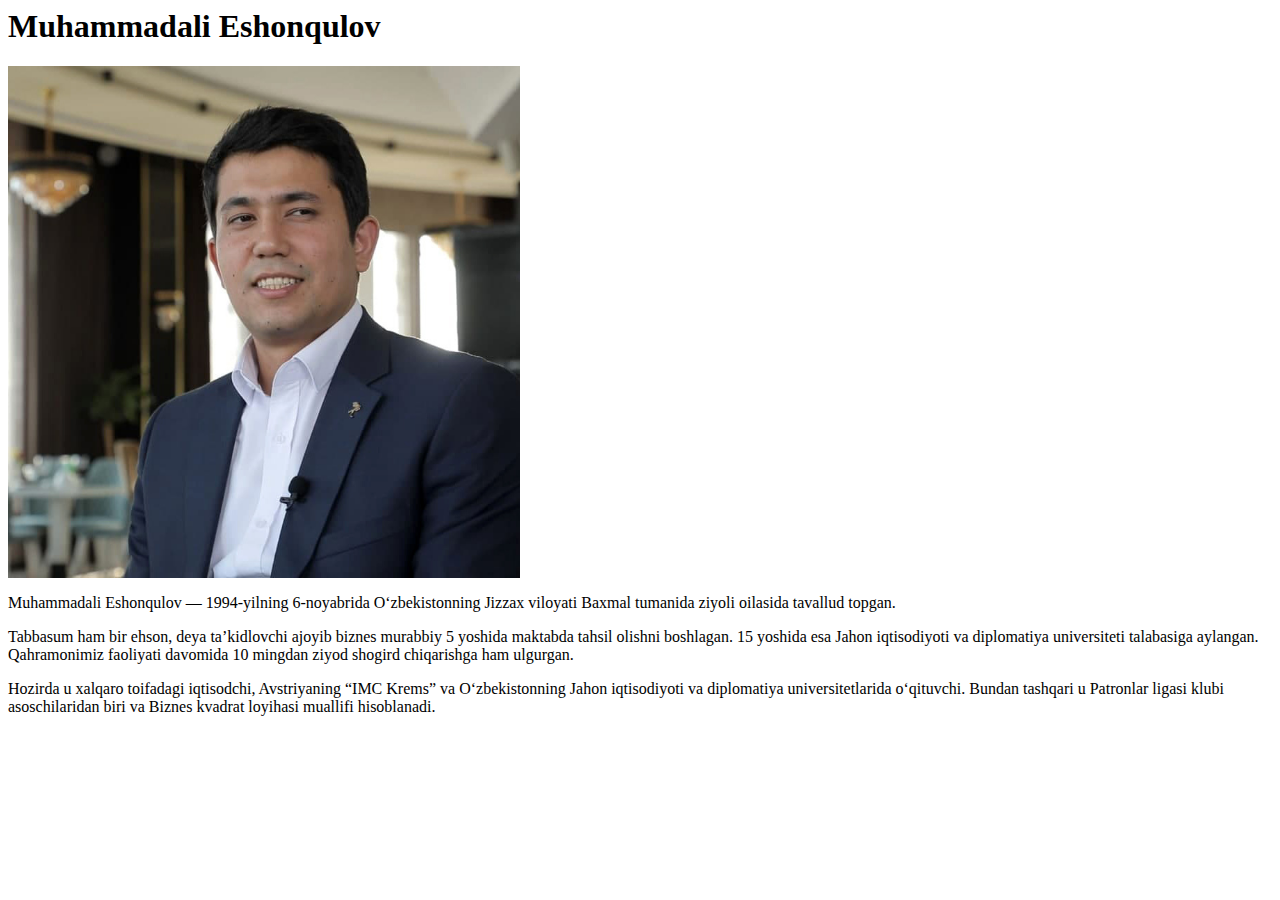
<file: index.html>
</DOCTYPE html>
<html lang="en">
    <head>
        <meta charset="UTF-8">
        <meta http-equiv="X-UA-Comatible" content="IE=edge">
        <title>Biografiya</title>
    </head>
    <body>
        <h1>Muhammadali Eshonqulov</h1>
        <img src="./Images/736_736_95_1761922.jpg" alt="Muhammadali Eshonqulov" width="512" height="512">

        <p>Muhammadali Eshonqulov  — 1994-yilning 6-noyabrida Oʻzbekistonning Jizzax viloyati Baxmal tumanida ziyoli oilasida tavallud topgan.</p>
        <p>Tabbasum ham bir ehson, deya taʼkidlovchi ajoyib biznes murabbiy 5 yoshida maktabda tahsil olishni boshlagan. 15 yoshida esa Jahon iqtisodiyoti va diplomatiya universiteti talabasiga aylangan. Qahramonimiz faoliyati davomida 10 mingdan ziyod shogird chiqarishga ham ulgurgan.</p>   
        <p>Hozirda u xalqaro toifadagi iqtisodchi, Avstriyaning “IMC Krems” va Oʻzbekistonning Jahon iqtisodiyoti va diplomatiya universitetlarida oʻqituvchi. Bundan tashqari u Patronlar ligasi klubi asoschilaridan biri va Biznes kvadrat loyihasi muallifi hisoblanadi.</p>  
    </body>
</html>
</file>
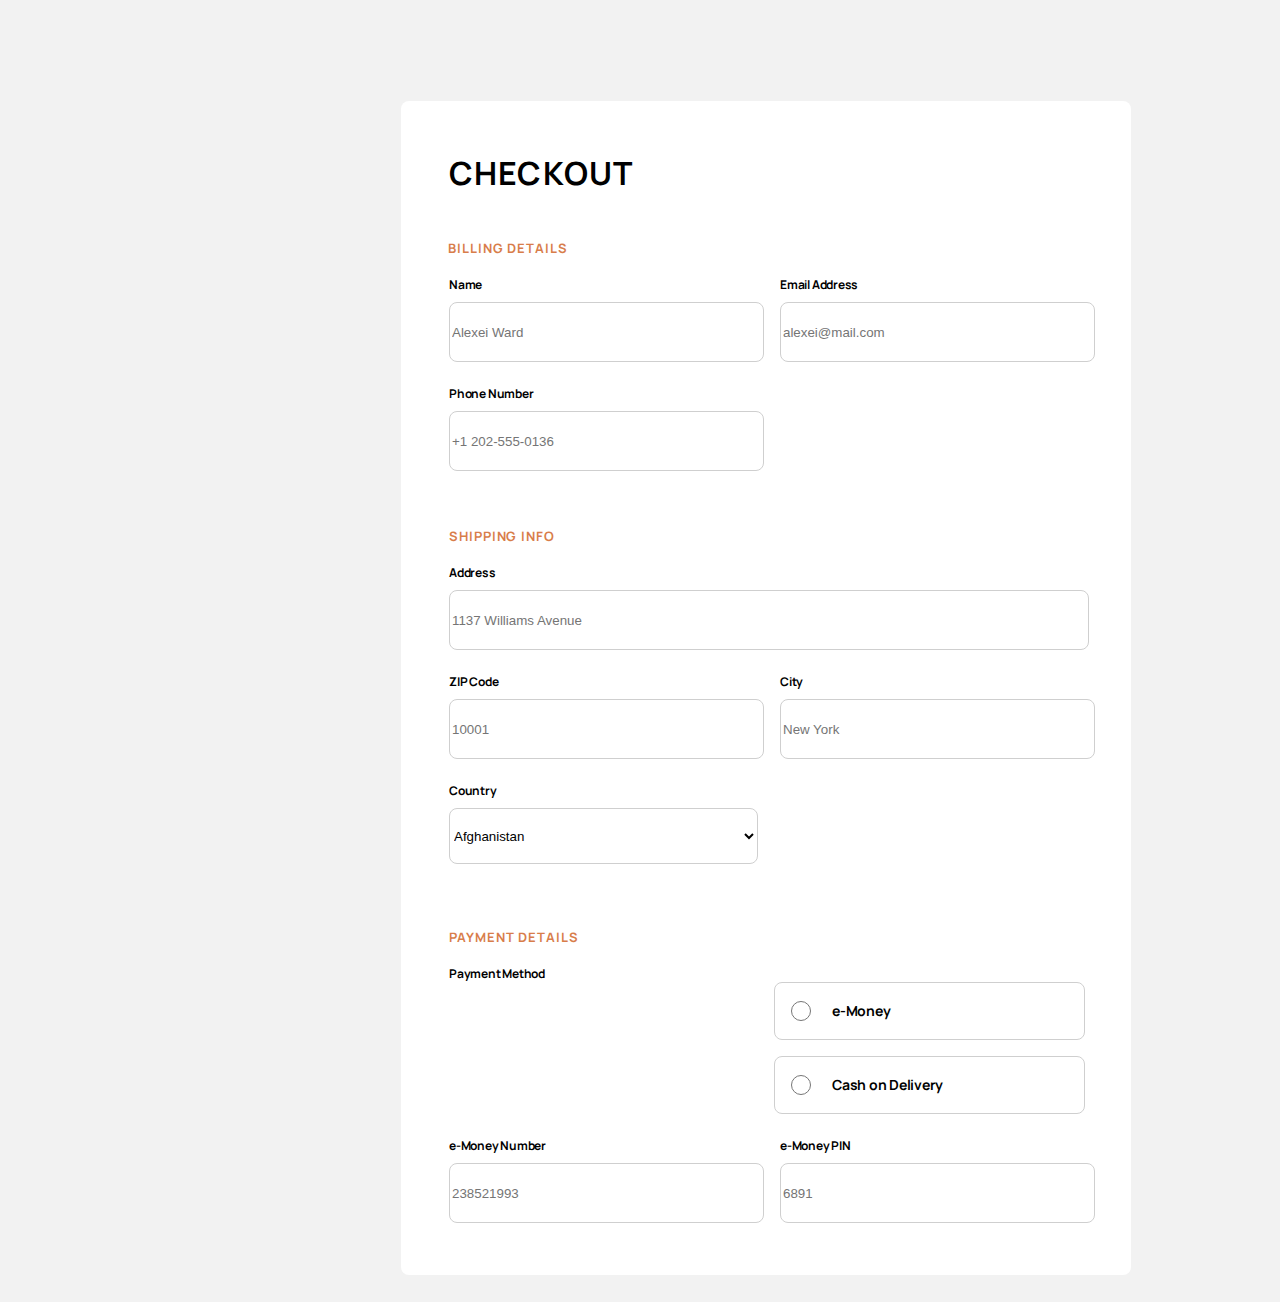
<file: Lessons/amaliyot_1/index.html>
<!DOCTYPE html>
<html lang="en">
<head>
    <meta charset="UTF-8">
    <meta http-equiv="X-UA-Compatible" content="IE=edge">
    <meta name="viewport" content="width=device-width, initial-scale=1.0">
    <title>Audiophile</title>
    <link rel="stylesheet" href="./css/style.css">
    <link rel="stylesheet" href="./css/fonts.css">
</head>
<body>
    <div class="container">
        <div class="box">
            <h2 class="box_title">CHECKOUT</h2>
            <div class="billing">
                <h2 class="billing_title">BILLING DETAILS</h2>
                <div class="input_box">
                    <div class="name_box">
                        <label class="name" for="">Name</label>
                        <input class="input" type="text" placeholder="Alexei Ward">
                    </div>
                    <div class="email_box">
                        <label class="email" for="">Email Address</label>
                        <input class="input email_input" type="email" placeholder="alexei@mail.com">
                    </div>
                </div>
                <div class="phone_number_box">
                    <label class="phone_number" for="">Phone Number</label>
                    <input class="input" type="tel" placeholder="+1 202-555-0136">
                </div>
            </div>

            <div class="shipping">
                <h2 class="shipping_title">shipping info</h2>
                <div class="address_box">
                    <label class="address" for="">Address</label>
                    <input class="address_input" type="text" placeholder="1137 Williams Avenue">
                </div>

                <div class="region_box">
                    <div class="zip_code_box">
                        <label class="zip_code" for="">ZIP Code</label>
                        <input class="input" type="number" placeholder="10001">
                    </div>
    
                    <div class="city_box">
                        <label class="city" for="">City</label>
                        <input class="input city_input" type="text" placeholder="New York">
                    </div>
                </div>

                <div class="country_box">
                    <label class="country" for="">Country</label>
                    <select id="country" name="country" class="input">
                        <option value="Afghanistan">Afghanistan</option>
                        <option value="Åland Islands">Åland Islands</option>
                        <option value="Albania">Albania</option>
                        <option value="Algeria">Algeria</option>
                        <option value="American Samoa">American Samoa</option>
                        <option value="Andorra">Andorra</option>
                        <option value="Angola">Angola</option>
                        <option value="Anguilla">Anguilla</option>
                        <option value="Antarctica">Antarctica</option>
                        <option value="Antigua and Barbuda">Antigua and Barbuda</option>
                        <option value="Argentina">Argentina</option>
                        <option value="Armenia">Armenia</option>
                        <option value="Aruba">Aruba</option>
                        <option value="Australia">Australia</option>
                        <option value="Austria">Austria</option>
                        <option value="Azerbaijan">Azerbaijan</option>
                        <option value="Bahamas">Bahamas</option>
                        <option value="Bahrain">Bahrain</option>
                        <option value="Bangladesh">Bangladesh</option>
                        <option value="Barbados">Barbados</option>
                        <option value="Belarus">Belarus</option>
                        <option value="Belgium">Belgium</option>
                        <option value="Belize">Belize</option>
                        <option value="Benin">Benin</option>
                        <option value="Bermuda">Bermuda</option>
                        <option value="Bhutan">Bhutan</option>
                        <option value="Bolivia">Bolivia</option>
                        <option value="Bosnia and Herzegovina">Bosnia and Herzegovina</option>
                        <option value="Botswana">Botswana</option>
                        <option value="Bouvet Island">Bouvet Island</option>
                        <option value="Brazil">Brazil</option>
                        <option value="British Indian Ocean Territory">British Indian Ocean Territory</option>
                        <option value="Brunei Darussalam">Brunei Darussalam</option>
                        <option value="Bulgaria">Bulgaria</option>
                        <option value="Burkina Faso">Burkina Faso</option>
                        <option value="Burundi">Burundi</option>
                        <option value="Cambodia">Cambodia</option>
                        <option value="Cameroon">Cameroon</option>
                        <option value="Canada">Canada</option>
                        <option value="Cape Verde">Cape Verde</option>
                        <option value="Cayman Islands">Cayman Islands</option>
                        <option value="Central African Republic">Central African Republic</option>
                        <option value="Chad">Chad</option>
                        <option value="Chile">Chile</option>
                        <option value="China">China</option>
                        <option value="Christmas Island">Christmas Island</option>
                        <option value="Cocos (Keeling) Islands">Cocos (Keeling) Islands</option>
                        <option value="Colombia">Colombia</option>
                        <option value="Comoros">Comoros</option>
                        <option value="Congo">Congo</option>
                        <option value="Congo, The Democratic Republic of The">Congo, The Democratic Republic of The</option>
                        <option value="Cook Islands">Cook Islands</option>
                        <option value="Costa Rica">Costa Rica</option>
                        <option value="Cote D'ivoire">Cote D'ivoire</option>
                        <option value="Croatia">Croatia</option>
                        <option value="Cuba">Cuba</option>
                        <option value="Cyprus">Cyprus</option>
                        <option value="Czech Republic">Czech Republic</option>
                        <option value="Denmark">Denmark</option>
                        <option value="Djibouti">Djibouti</option>
                        <option value="Dominica">Dominica</option>
                        <option value="Dominican Republic">Dominican Republic</option>
                        <option value="Ecuador">Ecuador</option>
                        <option value="Egypt">Egypt</option>
                        <option value="El Salvador">El Salvador</option>
                        <option value="Equatorial Guinea">Equatorial Guinea</option>
                        <option value="Eritrea">Eritrea</option>
                        <option value="Estonia">Estonia</option>
                        <option value="Ethiopia">Ethiopia</option>
                        <option value="Falkland Islands (Malvinas)">Falkland Islands (Malvinas)</option>
                        <option value="Faroe Islands">Faroe Islands</option>
                        <option value="Fiji">Fiji</option>
                        <option value="Finland">Finland</option>
                        <option value="France">France</option>
                        <option value="French Guiana">French Guiana</option>
                        <option value="French Polynesia">French Polynesia</option>
                        <option value="French Southern Territories">French Southern Territories</option>
                        <option value="Gabon">Gabon</option>
                        <option value="Gambia">Gambia</option>
                        <option value="Georgia">Georgia</option>
                        <option value="Germany">Germany</option>
                        <option value="Ghana">Ghana</option>
                        <option value="Gibraltar">Gibraltar</option>
                        <option value="Greece">Greece</option>
                        <option value="Greenland">Greenland</option>
                        <option value="Grenada">Grenada</option>
                        <option value="Guadeloupe">Guadeloupe</option>
                        <option value="Guam">Guam</option>
                        <option value="Guatemala">Guatemala</option>
                        <option value="Guernsey">Guernsey</option>
                        <option value="Guinea">Guinea</option>
                        <option value="Guinea-bissau">Guinea-bissau</option>
                        <option value="Guyana">Guyana</option>
                        <option value="Haiti">Haiti</option>
                        <option value="Heard Island and Mcdonald Islands">Heard Island and Mcdonald Islands</option>
                        <option value="Holy See (Vatican City State)">Holy See (Vatican City State)</option>
                        <option value="Honduras">Honduras</option>
                        <option value="Hong Kong">Hong Kong</option>
                        <option value="Hungary">Hungary</option>
                        <option value="Iceland">Iceland</option>
                        <option value="India">India</option>
                        <option value="Indonesia">Indonesia</option>
                        <option value="Iran, Islamic Republic of">Iran, Islamic Republic of</option>
                        <option value="Iraq">Iraq</option>
                        <option value="Ireland">Ireland</option>
                        <option value="Isle of Man">Isle of Man</option>
                        <option value="Israel">Israel</option>
                        <option value="Italy">Italy</option>
                        <option value="Jamaica">Jamaica</option>
                        <option value="Japan">Japan</option>
                        <option value="Jersey">Jersey</option>
                        <option value="Jordan">Jordan</option>
                        <option value="Kazakhstan">Kazakhstan</option>
                        <option value="Kenya">Kenya</option>
                        <option value="Kiribati">Kiribati</option>
                        <option value="Korea, Democratic People's Republic of">Korea, Democratic People's Republic of</option>
                        <option value="Korea, Republic of">Korea, Republic of</option>
                        <option value="Kuwait">Kuwait</option>
                        <option value="Kyrgyzstan">Kyrgyzstan</option>
                        <option value="Lao People's Democratic Republic">Lao People's Democratic Republic</option>
                        <option value="Latvia">Latvia</option>
                        <option value="Lebanon">Lebanon</option>
                        <option value="Lesotho">Lesotho</option>
                        <option value="Liberia">Liberia</option>
                        <option value="Libyan Arab Jamahiriya">Libyan Arab Jamahiriya</option>
                        <option value="Liechtenstein">Liechtenstein</option>
                        <option value="Lithuania">Lithuania</option>
                        <option value="Luxembourg">Luxembourg</option>
                        <option value="Macao">Macao</option>
                        <option value="Macedonia, The Former Yugoslav Republic of">Macedonia, The Former Yugoslav Republic of</option>
                        <option value="Madagascar">Madagascar</option>
                        <option value="Malawi">Malawi</option>
                        <option value="Malaysia">Malaysia</option>
                        <option value="Maldives">Maldives</option>
                        <option value="Mali">Mali</option>
                        <option value="Malta">Malta</option>
                        <option value="Marshall Islands">Marshall Islands</option>
                        <option value="Martinique">Martinique</option>
                        <option value="Mauritania">Mauritania</option>
                        <option value="Mauritius">Mauritius</option>
                        <option value="Mayotte">Mayotte</option>
                        <option value="Mexico">Mexico</option>
                        <option value="Micronesia, Federated States of">Micronesia, Federated States of</option>
                        <option value="Moldova, Republic of">Moldova, Republic of</option>
                        <option value="Monaco">Monaco</option>
                        <option value="Mongolia">Mongolia</option>
                        <option value="Montenegro">Montenegro</option>
                        <option value="Montserrat">Montserrat</option>
                        <option value="Morocco">Morocco</option>
                        <option value="Mozambique">Mozambique</option>
                        <option value="Myanmar">Myanmar</option>
                        <option value="Namibia">Namibia</option>
                        <option value="Nauru">Nauru</option>
                        <option value="Nepal">Nepal</option>
                        <option value="Netherlands">Netherlands</option>
                        <option value="Netherlands Antilles">Netherlands Antilles</option>
                        <option value="New Caledonia">New Caledonia</option>
                        <option value="New Zealand">New Zealand</option>
                        <option value="Nicaragua">Nicaragua</option>
                        <option value="Niger">Niger</option>
                        <option value="Nigeria">Nigeria</option>
                        <option value="Niue">Niue</option>
                        <option value="Norfolk Island">Norfolk Island</option>
                        <option value="Northern Mariana Islands">Northern Mariana Islands</option>
                        <option value="Norway">Norway</option>
                        <option value="Oman">Oman</option>
                        <option value="Pakistan">Pakistan</option>
                        <option value="Palau">Palau</option>
                        <option value="Palestinian Territory, Occupied">Palestinian Territory, Occupied</option>
                        <option value="Panama">Panama</option>
                        <option value="Papua New Guinea">Papua New Guinea</option>
                        <option value="Paraguay">Paraguay</option>
                        <option value="Peru">Peru</option>
                        <option value="Philippines">Philippines</option>
                        <option value="Pitcairn">Pitcairn</option>
                        <option value="Poland">Poland</option>
                        <option value="Portugal">Portugal</option>
                        <option value="Puerto Rico">Puerto Rico</option>
                        <option value="Qatar">Qatar</option>
                        <option value="Reunion">Reunion</option>
                        <option value="Romania">Romania</option>
                        <option value="Russian Federation">Russian Federation</option>
                        <option value="Rwanda">Rwanda</option>
                        <option value="Saint Helena">Saint Helena</option>
                        <option value="Saint Kitts and Nevis">Saint Kitts and Nevis</option>
                        <option value="Saint Lucia">Saint Lucia</option>
                        <option value="Saint Pierre and Miquelon">Saint Pierre and Miquelon</option>
                        <option value="Saint Vincent and The Grenadines">Saint Vincent and The Grenadines</option>
                        <option value="Samoa">Samoa</option>
                        <option value="San Marino">San Marino</option>
                        <option value="Sao Tome and Principe">Sao Tome and Principe</option>
                        <option value="Saudi Arabia">Saudi Arabia</option>
                        <option value="Senegal">Senegal</option>
                        <option value="Serbia">Serbia</option>
                        <option value="Seychelles">Seychelles</option>
                        <option value="Sierra Leone">Sierra Leone</option>
                        <option value="Singapore">Singapore</option>
                        <option value="Slovakia">Slovakia</option>
                        <option value="Slovenia">Slovenia</option>
                        <option value="Solomon Islands">Solomon Islands</option>
                        <option value="Somalia">Somalia</option>
                        <option value="South Africa">South Africa</option>
                        <option value="South Georgia and The South Sandwich Islands">South Georgia and The South Sandwich Islands</option>
                        <option value="Spain">Spain</option>
                        <option value="Sri Lanka">Sri Lanka</option>
                        <option value="Sudan">Sudan</option>
                        <option value="Suriname">Suriname</option>
                        <option value="Svalbard and Jan Mayen">Svalbard and Jan Mayen</option>
                        <option value="Swaziland">Swaziland</option>
                        <option value="Sweden">Sweden</option>
                        <option value="Switzerland">Switzerland</option>
                        <option value="Syrian Arab Republic">Syrian Arab Republic</option>
                        <option value="Taiwan">Taiwan</option>
                        <option value="Tajikistan">Tajikistan</option>
                        <option value="Tanzania, United Republic of">Tanzania, United Republic of</option>
                        <option value="Thailand">Thailand</option>
                        <option value="Timor-leste">Timor-leste</option>
                        <option value="Togo">Togo</option>
                        <option value="Tokelau">Tokelau</option>
                        <option value="Tonga">Tonga</option>
                        <option value="Trinidad and Tobago">Trinidad and Tobago</option>
                        <option value="Tunisia">Tunisia</option>
                        <option value="Turkey">Turkey</option>
                        <option value="Turkmenistan">Turkmenistan</option>
                        <option value="Turks and Caicos Islands">Turks and Caicos Islands</option>
                        <option value="Tuvalu">Tuvalu</option>
                        <option value="Uganda">Uganda</option>
                        <option value="Ukraine">Ukraine</option>
                        <option value="United Arab Emirates">United Arab Emirates</option>
                        <option value="United Kingdom">United Kingdom</option>
                        <option value="United States">United States</option>
                        <option value="United States Minor Outlying Islands">United States Minor Outlying Islands</option>
                        <option value="Uruguay">Uruguay</option>
                        <option value="Uzbekistan">Uzbekistan</option>
                        <option value="Vanuatu">Vanuatu</option>
                        <option value="Venezuela">Venezuela</option>
                        <option value="Viet Nam">Viet Nam</option>
                        <option value="Virgin Islands, British">Virgin Islands, British</option>
                        <option value="Virgin Islands, U.S.">Virgin Islands, U.S.</option>
                        <option value="Wallis and Futuna">Wallis and Futuna</option>
                        <option value="Western Sahara">Western Sahara</option>
                        <option value="Yemen">Yemen</option>
                        <option value="Zambia">Zambia</option>
                        <option value="Zimbabwe">Zimbabwe</option>
                    </select>
                </div>
            </div>

            <div class="payment">
                <h2 class="payment_title">payment details</h2>
                <h2 class="payment_method">Payment Method</h2>
                <div class="payment_inputs">
                    <label class="payment_label" for=""> 
                        <input class="payment_input" type="radio" name="myradio" value="choice1" placeholder="e-Money">
                        <p class="payment_text">e-Money</p>
                    </label>
                    <label class="payment_label label_1" for=""> 
                        <input class="payment_input" type="radio" name="myradio" value="choice1" placeholder="e-Money">
                        <p class="payment_text">Cash on Delivery</p>
                    </label>
                </div>

                <div class="e-money_box">
                    <div class="money_number_box">
                        <label class="money_number" for="">e-Money Number</label>
                        <input class="input" type="number" placeholder="238521993">
                    </div>
    
                    <div class="money_pin_box">
                        <label class="money_pin" for="">e-Money PIN</label>
                        <input class="input pin_input" type="number" placeholder="6891">
                    </div>
                </div>
            </div>
        </div>
    </div>
</body>
</html>
</file>
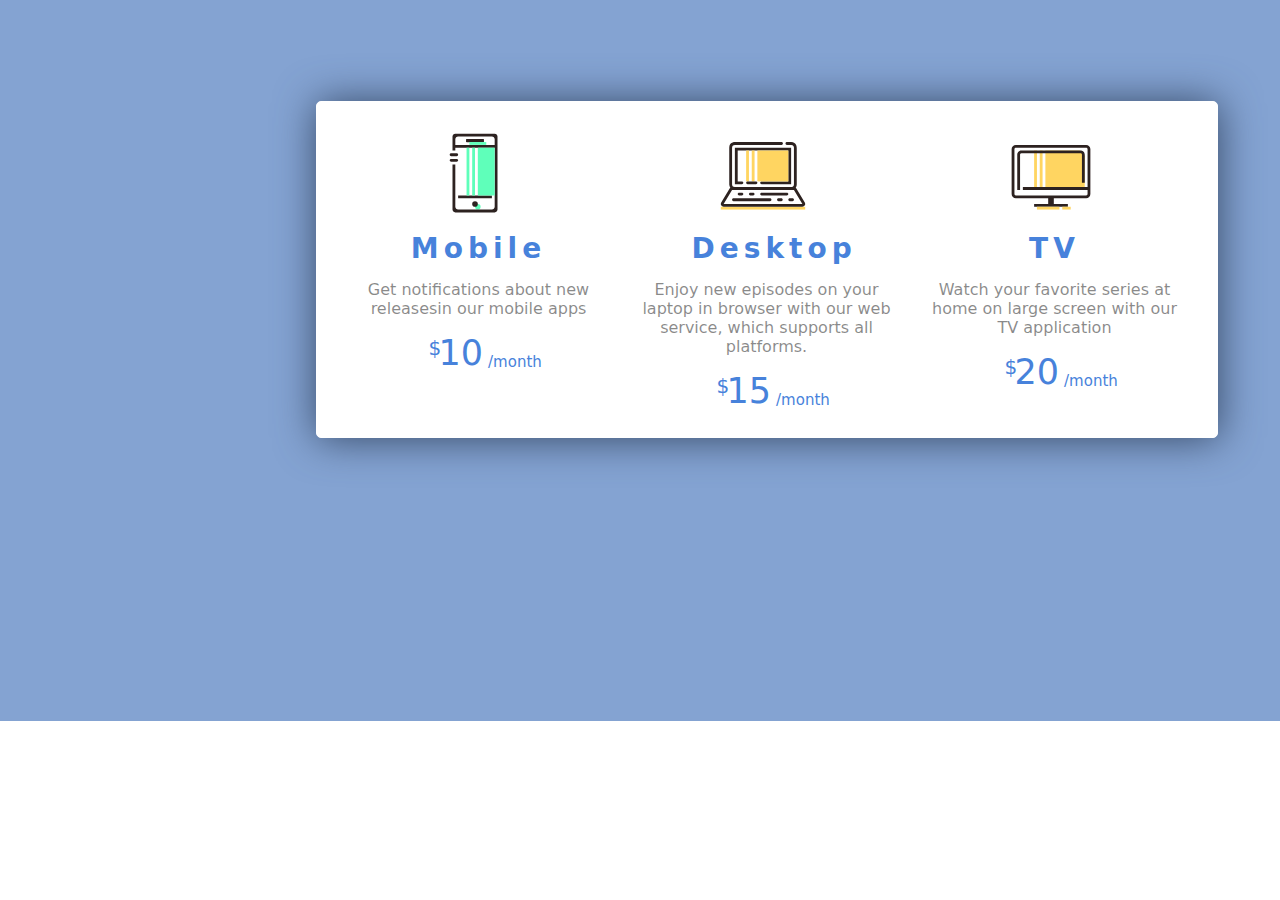
<file: Lessons/loop/index.htm>
<!DOCTYPE html>
<html lang="en">
<head>
    <meta charset="UTF-8">
    <meta http-equiv="X-UA-Compatible" content="IE=edge">
    <meta name="viewport" content="width=device-width, initial-scale=1.0">
    <title>Loop 1</title>
    <link rel="stylesheet" href="./css/style.css">
    <link href="https://fonts.googleapis.com/css?family=Roboto:400,500,700" rel="stylesheet">
</head>
<body>
    <div class="container">
        <div class="container_box">
            <ul class="container_list">
                <li class="container_item">
                    <img class="image" src="./images/device.svg" alt="device">
                    <h2 class="title">Mobile</h2>
                    <p class="text">Get notifications about new releasesin our mobile apps</p>
                    <div class="price">
                        <p class="usd">$</p>
                        <p class="number">10</p>
                        <p class="month">/month</p>
                    </div>
                </li>
                <li class="container_item">
                    <img class="image" src="./images/laptop.svg" alt="device">
                    <h2 class="title">Desktop</h2>
                    <p class="text">Enjoy new episodes on your laptop in browser with our web service, which supports all platforms.</p>
                    <div class="price">
                        <p class="usd">$</p>
                        <p class="number">15</p>
                        <p class="month">/month</p>
                    </div>
                </li>
                <li class="container_item">
                    <img class="image" src="./images/monitor.svg" alt="device">
                    <h2 class="title">TV</h2>
                    <p class="text">Watch your favorite series at home on large screen with our TV application</p>
                    <div class="price">
                        <p class="usd">$</p>
                        <p class="number">20</p>
                        <p class="month">/month</p>
                    </div>
                </li>
            </ul>
        </div>
    </div>
</body>
</html>
</file>
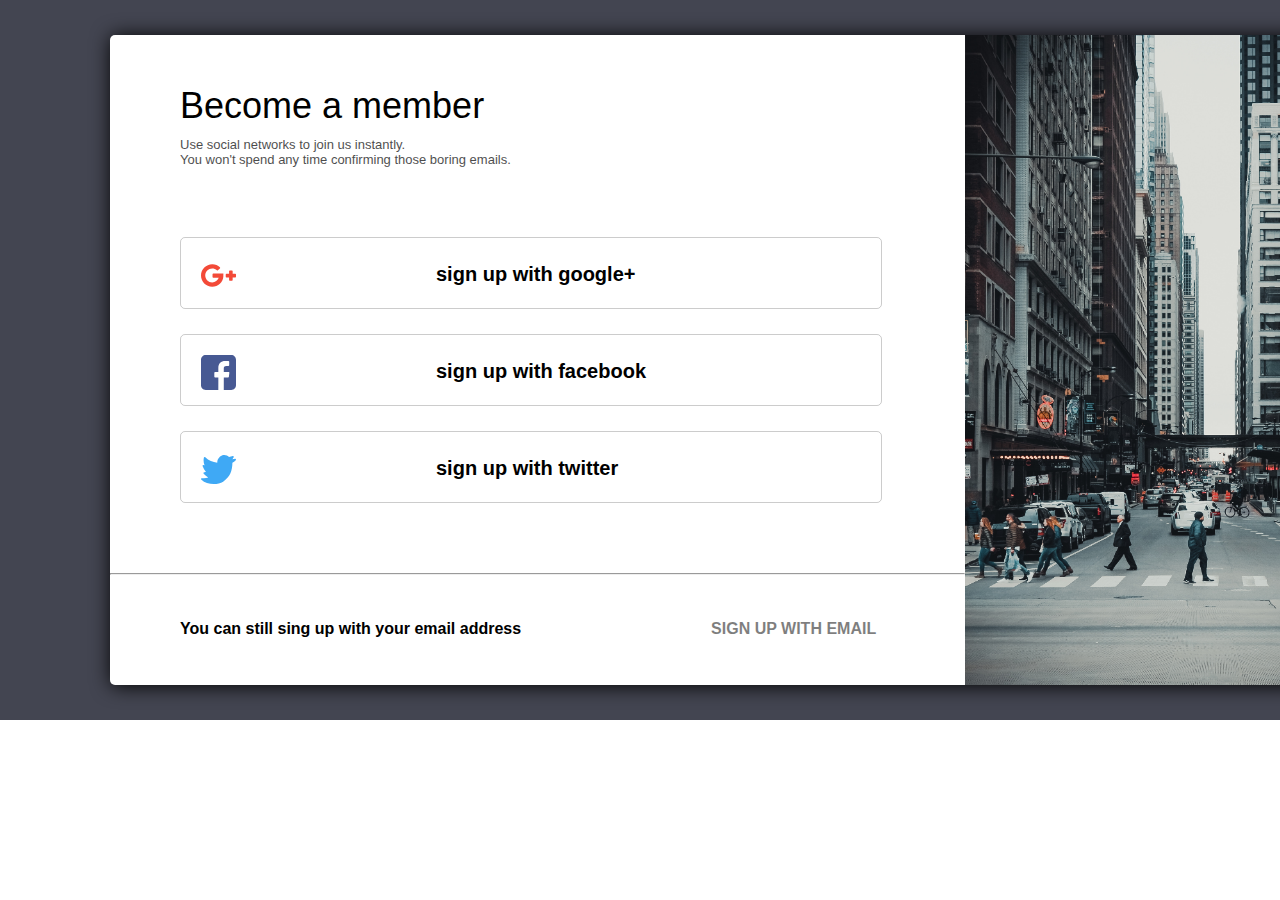
<file: Lessons/loop_2/index.html>
<!DOCTYPE html>
<html lang="en">
<head>
    <meta charset="UTF-8">
    <meta http-equiv="X-UA-Compatible" content="IE=edge">
    <meta name="viewport" content="width=device-width, initial-scale=1.0">
    <title>Loop</title>
    <link rel="stylesheet" href="./css/style.css">
</head>
<body>
    <div class="container">
        <div class="box">
            <div class="header_box">
                <h2 class="title">Become a member</h2>
                <p class="desc">Use social networks to join us instantly. <br> You won't spend any time confirming those boring emails.</p>

                <div class="signup_box">
                    <div class="google">
                        <img class="google_img" src="./images/google-plus-svgrepo-com.svg" alt="google+">
                        <h2 class="google_title">sign up with google+</h2>
                    </div>

                    <div class="facebook">
                        <img class="facebook_img" src="./images/facebook-svgrepo-com.svg" alt="facebook">
                        <h2 class="facebook_title">sign up with facebook</h2>
                    </div>

                    <div class="twitter">
                        <img class="twitter_img" src="./images/twitter-svgrepo-com.svg" alt="twitter">
                        <h2 class="twitter_title">sign up with twitter</h2>
                    </div>
                </div>
                <hr>

                <div class="textbox">
                    <h2 class="text">You can still sing up with your email address</h2>
                    <h2 class="signup_text">sign up with email</h2>

                </div>
            </div>

            <div class="img_box">
                <img src="./images/image.png" alt="image">
            </div>
        </div>
    </div>
</body>
</html>
</file>
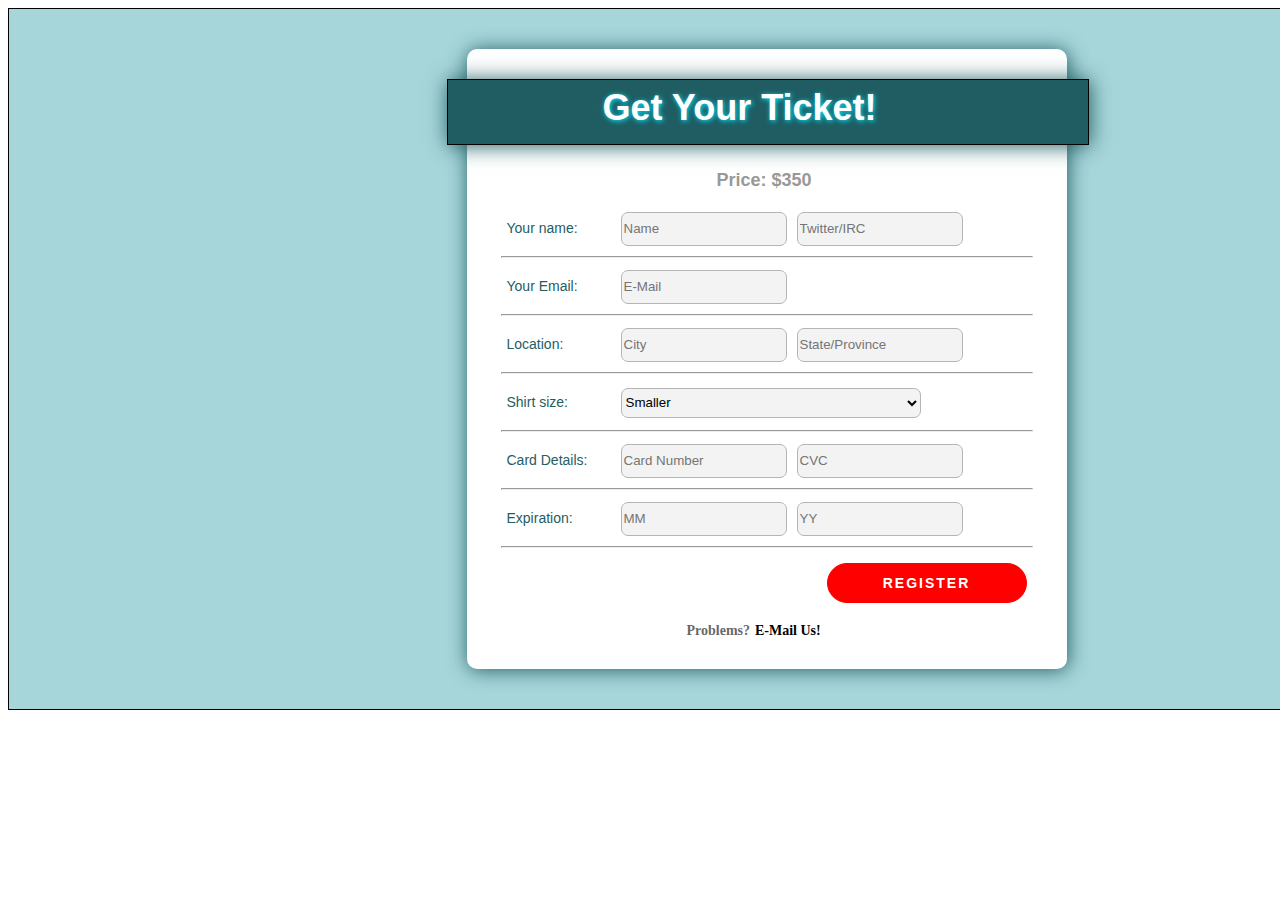
<file: Lessons/Ticket/index.html>
<!DOCTYPE html>
<html lang="en">
<head>
    <meta charset="UTF-8">
    <meta http-equiv="X-UA-Compatible" content="IE=edge">
    <meta name="viewport" content="width=device-width, initial-scale=1.0">
    <title>Ticket</title>
    <link rel="stylesheet" href="./css/main.css">
</head>
<body>
    <div class="ticket">
        <div class="register">
            <div class="title-box">
                <h2 class="title">Get Your Ticket!</h2>
            </div>
            <h4 class="price">Price: $350</h4>
            <h4 class="name_title">Your name:</h4>
            <div class="name_label">
                <label for="">
                    <input class="name" type="text" placeholder="Name"><input class="name" type="text" placeholder="Twitter/IRC">
                </label>
            </div>
            <hr class="name_line">

            <h4 class="email_title">Your Email: </h4>
            <div class="email_label">
                <label for="">
                    <input class="email" type="text" placeholder="E-Mail">
                </label>
            </div>
            <hr class="email_line">

            <h4 class="location_title">Location: </h4>
            <div class="location_label">
                <label for="">
                    <input class="location" type="text" placeholder="City"><input class="location" type="text" placeholder="State/Province">
                </label>
            </div>
            <hr class="email_line">

            <h4 class="size_title">Shirt size:</h4>
            <select class="size" name="" id="">
                <option value="smaller">Smaller</option>
                <option value="small">Small</option>
                <option value="medium">Medium</option>
                <option value="larger">Larger</option>
                <option value="large">Large</option>
            </select>
            <hr class="size_line">

            <h4 class="card_title">Card Details: </h4>
            <div class="card_label">
                <label for="">
                    <input class="card" type="text" placeholder="Card Number"><input class="card" type="text" placeholder="CVC">
                </label>
            </div>
            <hr class="card_line">

            <h4 class="exporation_title">Expiration: </h4>
            <div class="exporation_label">
                <label for="">
                    <input class="exporation" type="text" placeholder="MM"><input class="exporation" type="text" placeholder="YY">
                </label>
            </div>
            <hr class="exporation_line">

            <button class="registor_btn">REGISTER</button>

            <div class="footer_text">
                <h2 class="problem">Problems?</h2>
                <h2 class="email_us">E-Mail Us!</h2>
            </div>
            
        </div>
    </div>
</body>
</html>
</file>
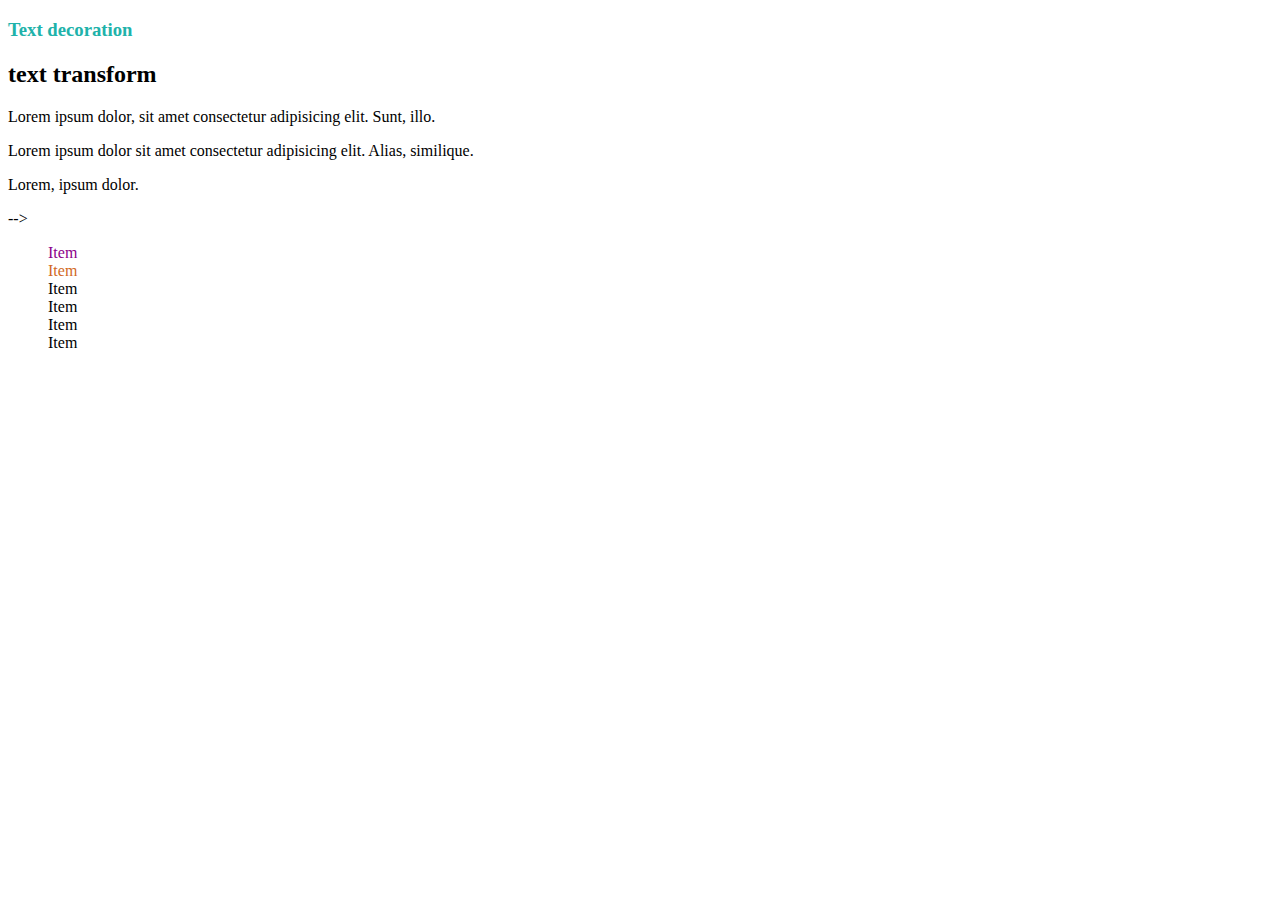
<file: Lessons/1-month/lesson_3/index.html>
<!DOCTYPE html>
<html lang="en">
<head>
    <meta charset="UTF-8">
    <meta http-equiv="X-UA-Compatible" content="IE=edge">
    <meta name="viewport" content="width=device-width, initial-scale=1.0">
    <title>Document</title>
    <link rel="stylesheet" href="./CSS/main.css">
        <!-- <style>
        h3{
            color:blueviolet
        }
    </style>  -->
</head>
<body>
    
    <!-- <h2 style="color:coral">Lorem ipsum dolor sit amet.</h2>
    <p style="color:darkgreen">Lorem ipsum dolor sit amet.</p>
    <h3>Lorem ipsum dolor sit.</h3>
    <h4>Lorem ipsum dolor sit.</h4> -->

    <!-- <h3 class="heading">Lorem, ipsum dolor.</h3>
    <h2 id="value">ID selector</h2>
    <h3>Lorem, ipsum dolor.</h3>

    <ul>
        <li>Item</li>
        <li>Item</li>
        <li>Item</li>
        <li>Item</li>
        <li>Item</li>
        <li>Item</li>
    </ul> -->

    <h3 class="decoration">Text decoration</h3>
    <h2 class="text-transform">text transform</h2>
    <p class="hex">Lorem ipsum dolor, sit amet consectetur adipisicing elit. Sunt, illo.</p>
    <p class="rgb">Lorem ipsum dolor sit amet consectetur adipisicing elit. Alias, similique.</p>
    <p class="rgba">Lorem, ipsum dolor.</p> -->

    <!-- <div>
        <h2></h2>
        <img src="" alt="">
        <p></p>
    </div> -->

    <!-- <h1 class="title-5 main-brand-5">Another Example</h1> -->

    <!-- <h1>font weight</h1>
    <p class="test">Lorem ipsum dolor, sit amet consectetur adipisicing elit. Mollitia in culpa rerum porro molestiae nam temporibus officia, at repellendus aliquid nisi? Amet, voluptates! Autem ex aliquid officia sit illum itaque at eveniet ea nesciunt iure? Commodi soluta dicta, dolorem temporibus porro possimus iusto ducimus obcaecati sequi adipisci, officiis doloribus magni animi nesciunt quidem praesentium asperiores placeat voluptate quo assumenda libero saepe cupiditate. Fugiat, reiciendis excepturi. Voluptates fuga exercitationem deserunt quo tempora saepe ipsum dolore quae, itaque eligendi pariatur magni, quaerat aperiam ab! Rerum adipisci molestias porro architecto ea recusandae quo magni deleniti ratione! Amet et consequuntur distinctio impedit quasi ratione.</p> -->

    <ul>
        <li class="heading">Item</li>
        <li id="value">Item</li>
        <li>Item</li>
        <li>Item</li>
        <li>Item</li>
        <li>Item</li>
    </ul>
   

</body>
</html>
</file>
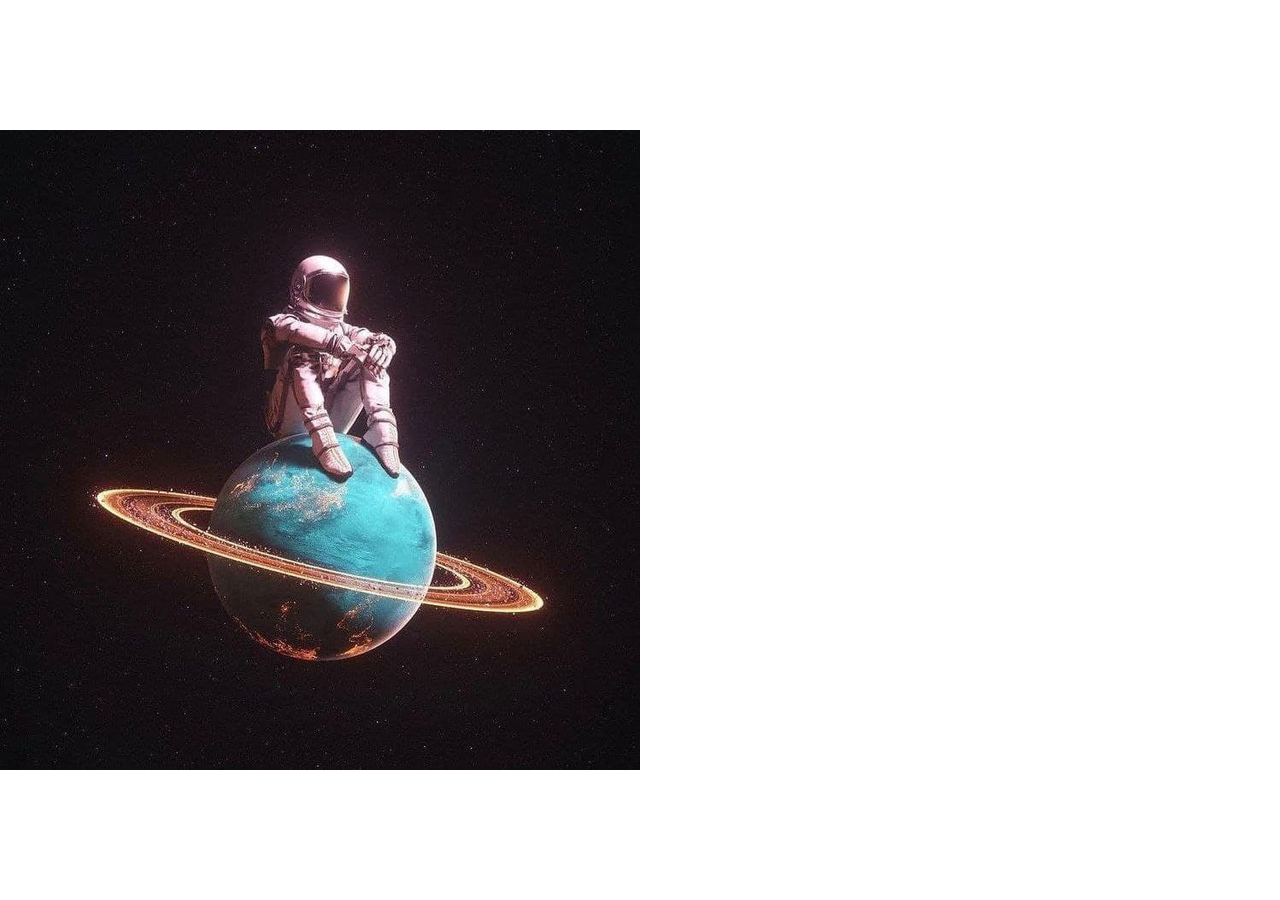
<file: Lessons/1-month/lesson_7/index.html>
<!DOCTYPE html>
<html lang="en">
<head>
    <meta charset="UTF-8">
    <meta http-equiv="X-UA-Compatible" content="IE=edge">
    <meta name="viewport" content="width=device-width, initial-scale=1.0">
    <title>Document</title>
    <link rel="stylesheet" href="./CSS/style.css">
</head>
<body>
    <!-- <h1>Hello world</h1>

    <div class="box">

    </div>

    <a class="ateg" href="#">Click me</a> -->

    <!-- <a href="https://daryo.uz">Daryo</a> -->


</body>
</html>
</file>
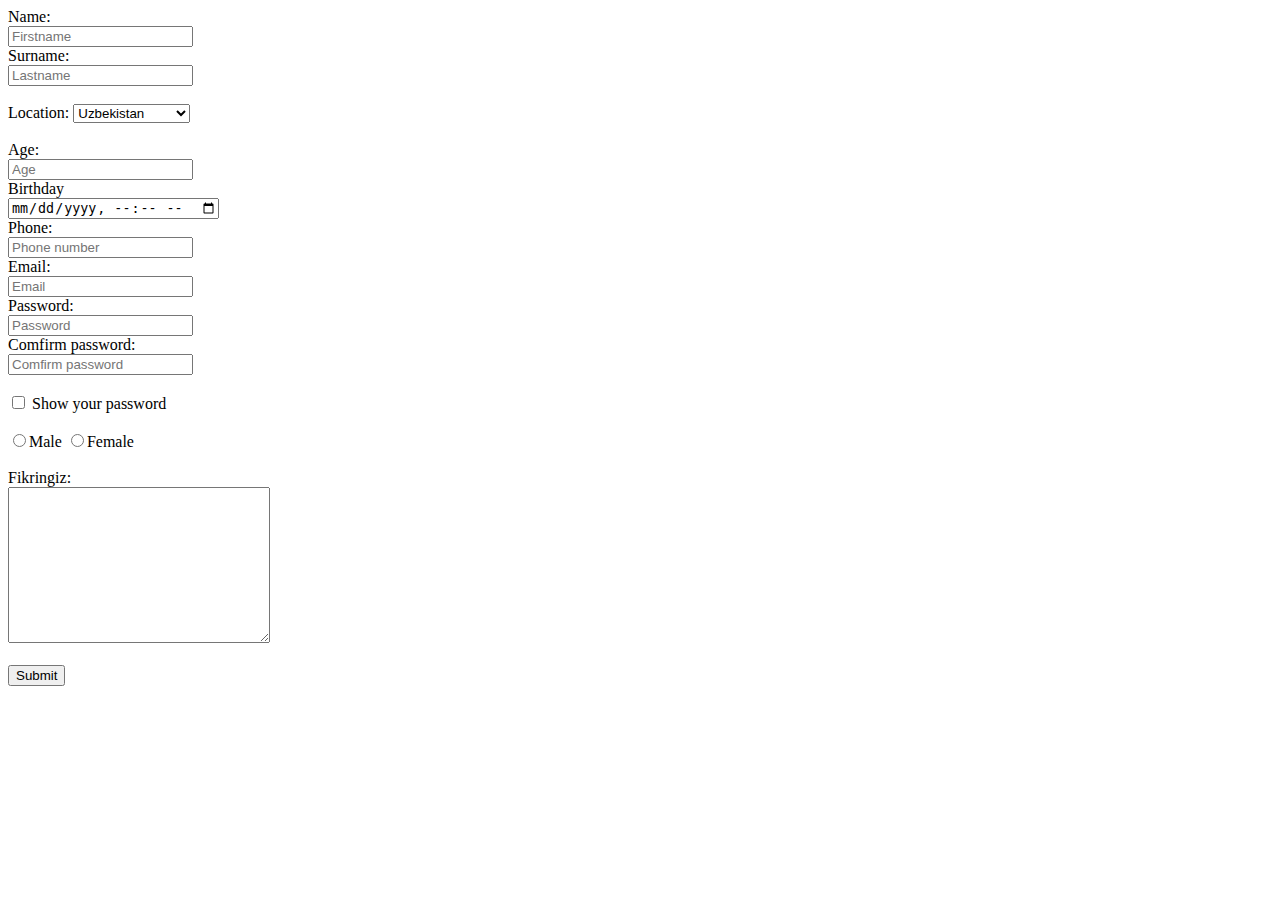
<file: Lessons/1-month/lesson_8/index.html>
<!DOCTYPE html>
<html lang="en">
<head>
    <meta charset="UTF-8">
    <meta http-equiv="X-UA-Compatible" content="IE=edge">
    <meta name="viewport" content="width=device-width, initial-scale=1.0">
    <title>Document</title>
    <link rel="stylesheet" href="./css/style.css">
</head>
<body>

    <!-- <header>
        <div class="child">

        </div>
        <div class="child">

        </div>
    </header>

    <div class="box">

    </div> -->


    <form action="post">
        <label for="">Name: </label><br>
        <input type="text" placeholder="Firstname" required><br>
        <label for="">Surname: </label><br>
        <input type="text" placeholder="Lastname"><br><br>
        <label for="">Location:</label>
        <select name="" id="" required>
            <option value="uz">Uzbekistan</option>
            <option value="us">United States</option>
            <option value="ru">Russia</option>
            <option value="uk">United Kingdom</option>
        </select><br><br>
        <label for="">Age:</label><br>
        <input type="number" placeholder="Age"><br>
        <label for="">Birthday</label><br>
        <input type="datetime-local" required><br>
        <label for="">Phone:</label><br>
        <input type="tel" placeholder="Phone number" required><br>
        <label for="">Email: </label><br>
        <input type="email" placeholder="Email"><br>
        <label for="">Password: </label><br>
        <input type="password" placeholder="Password" required><br>
        <label for="">Comfirm password: </label><br>
        <input type="password" placeholder="Comfirm password" required><br><br>
        <input type="checkbox">
        <label for="">Show your password</label><br><br>
        <label for="">
            <input type="radio" name="myradio" value="choice1">Male
        </label>
        <label for="">
            <input type="radio" name="myradio" value="choice2" required>Female
        </label><br><br>
        <label for="">Fikringiz:</label><br>
        <textarea name="" id="" cols="30" rows="10"></textarea>        
        <br><br>
        <input type="submit">
    



    </form>




</body>
</html>
</file>
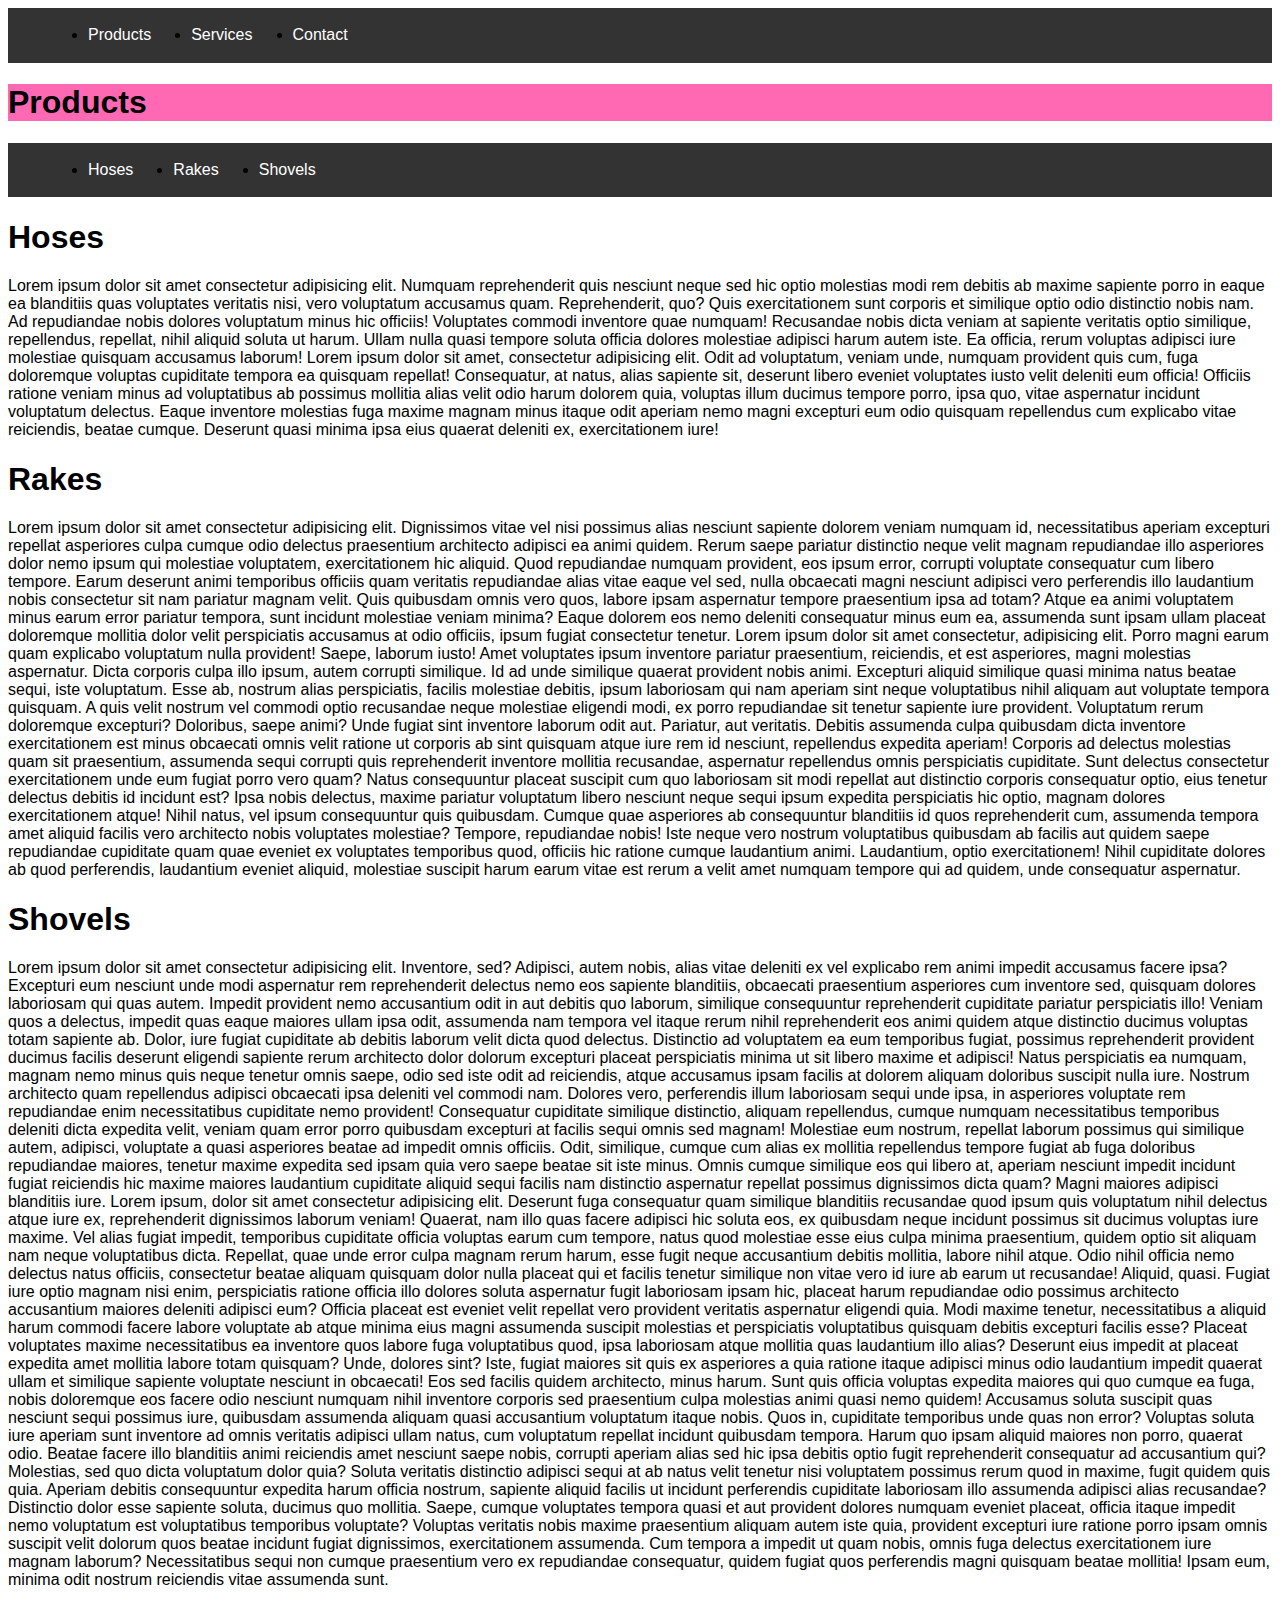
<file: Lessons/1-month/lesson_9/index.html>
<!DOCTYPE html>
<html lang="en">
<head>
    <meta charset="UTF-8">
    <meta http-equiv="X-UA-Compatible" content="IE=edge">
    <meta name="viewport" content="width=device-width, initial-scale=1.0">
    <title>Document</title>
    <link rel="stylesheet" href="./css/style.css">
</head>
<body>
    <!-- <form action="/action_page.php" method="get">
        <label for="browser">Choose your browser from the list:</label><br>
        <input list="browsers" name="browser" id="browser"><br>
        <datalist id="browsers">
            <option value="Edge">
            <option value="Firefox">
            <option value="Chrome">
            <option value="Opera">
            <option value="Safari">
        </datalist><br>
        <input type="submit">
    </form> -->

    <nav class="nav-main">
        <ul>
            <li><a href="#">Products</a></li>
            <li><a href="#">Services</a></li>
            <li><a href="#">Contact</a></li>
        </ul>
    </nav>
    <header>
        <h1>Products</h1>
    </header>
    <nav class="nav-sticky">
        <ul>
            <li><a href="#hoses">Hoses</a></li>
            <li><a href="#rakes">Rakes</a></li>
            <li><a href="#shovels">Shovels</a></li>
        </ul>
    </nav>
    <article>
        <h1 id="hoses">Hoses</h1>
        <p>Lorem ipsum dolor sit amet consectetur adipisicing elit. Numquam reprehenderit quis nesciunt neque sed hic optio molestias modi rem debitis ab maxime sapiente porro in eaque ea blanditiis quas voluptates veritatis nisi, vero voluptatum accusamus quam. Reprehenderit, quo? Quis exercitationem sunt corporis et similique optio odio distinctio nobis nam. Ad repudiandae nobis dolores voluptatum minus hic officiis! Voluptates commodi inventore quae numquam! Recusandae nobis dicta veniam at sapiente veritatis optio similique, repellendus, repellat, nihil aliquid soluta ut harum. Ullam nulla quasi tempore soluta officia dolores molestiae adipisci harum autem iste. Ea officia, rerum voluptas adipisci iure molestiae quisquam accusamus laborum!
            Lorem ipsum dolor sit amet, consectetur adipisicing elit. Odit ad voluptatum, veniam unde, numquam provident quis cum, fuga doloremque voluptas cupiditate tempora ea quisquam repellat! Consequatur, at natus, alias sapiente sit, deserunt libero eveniet voluptates iusto velit deleniti eum officia! Officiis ratione veniam minus ad voluptatibus ab possimus mollitia alias velit odio harum dolorem quia, voluptas illum ducimus tempore porro, ipsa quo, vitae aspernatur incidunt voluptatum delectus. Eaque inventore molestias fuga maxime magnam minus itaque odit aperiam nemo magni excepturi eum odio quisquam repellendus cum explicabo vitae reiciendis, beatae cumque. Deserunt quasi minima ipsa eius quaerat deleniti ex, exercitationem iure!
        </p>

        <h1 id="rakes">Rakes</h1>
        <p>Lorem ipsum dolor sit amet consectetur adipisicing elit. Dignissimos vitae vel nisi possimus alias nesciunt sapiente dolorem veniam numquam id, necessitatibus aperiam excepturi repellat asperiores culpa cumque odio delectus praesentium architecto adipisci ea animi quidem. Rerum saepe pariatur distinctio neque velit magnam repudiandae illo asperiores dolor nemo ipsum qui molestiae voluptatem, exercitationem hic aliquid. Quod repudiandae numquam provident, eos ipsum error, corrupti voluptate consequatur cum libero tempore. Earum deserunt animi temporibus officiis quam veritatis repudiandae alias vitae eaque vel sed, nulla obcaecati magni nesciunt adipisci vero perferendis illo laudantium nobis consectetur sit nam pariatur magnam velit. Quis quibusdam omnis vero quos, labore ipsam aspernatur tempore praesentium ipsa ad totam? Atque ea animi voluptatem minus earum error pariatur tempora, sunt incidunt molestiae veniam minima? Eaque dolorem eos nemo deleniti consequatur minus eum ea, assumenda sunt ipsam ullam placeat doloremque mollitia dolor velit perspiciatis accusamus at odio officiis, ipsum fugiat consectetur tenetur.
            Lorem ipsum dolor sit amet consectetur, adipisicing elit. Porro magni earum quam explicabo voluptatum nulla provident! Saepe, laborum iusto! Amet voluptates ipsum inventore pariatur praesentium, reiciendis, et est asperiores, magni molestias aspernatur. Dicta corporis culpa illo ipsum, autem corrupti similique. Id ad unde similique quaerat provident nobis animi. Excepturi aliquid similique quasi minima natus beatae sequi, iste voluptatum. Esse ab, nostrum alias perspiciatis, facilis molestiae debitis, ipsum laboriosam qui nam aperiam sint neque voluptatibus nihil aliquam aut voluptate tempora quisquam. A quis velit nostrum vel commodi optio recusandae neque molestiae eligendi modi, ex porro repudiandae sit tenetur sapiente iure provident. Voluptatum rerum doloremque excepturi? Doloribus, saepe animi? Unde fugiat sint inventore laborum odit aut. Pariatur, aut veritatis. Debitis assumenda culpa quibusdam dicta inventore exercitationem est minus obcaecati omnis velit ratione ut corporis ab sint quisquam atque iure rem id nesciunt, repellendus expedita aperiam! Corporis ad delectus molestias quam sit praesentium, assumenda sequi corrupti quis reprehenderit inventore mollitia recusandae, aspernatur repellendus omnis perspiciatis cupiditate. Sunt delectus consectetur exercitationem unde eum fugiat porro vero quam? Natus consequuntur placeat suscipit cum quo laboriosam sit modi repellat aut distinctio corporis consequatur optio, eius tenetur delectus debitis id incidunt est? Ipsa nobis delectus, maxime pariatur voluptatum libero nesciunt neque sequi ipsum expedita perspiciatis hic optio, magnam dolores exercitationem atque! Nihil natus, vel ipsum consequuntur quis quibusdam. Cumque quae asperiores ab consequuntur blanditiis id quos reprehenderit cum, assumenda tempora amet aliquid facilis vero architecto nobis voluptates molestiae? Tempore, repudiandae nobis! Iste neque vero nostrum voluptatibus quibusdam ab facilis aut quidem saepe repudiandae cupiditate quam quae eveniet ex voluptates temporibus quod, officiis hic ratione cumque laudantium animi. Laudantium, optio exercitationem! Nihil cupiditate dolores ab quod perferendis, laudantium eveniet aliquid, molestiae suscipit harum earum vitae est rerum a velit amet numquam tempore qui ad quidem, unde consequatur aspernatur.
        </p>

        <h1 id="shovels">Shovels</h1>
        <p>Lorem ipsum dolor sit amet consectetur adipisicing elit. Inventore, sed? Adipisci, autem nobis, alias vitae deleniti ex vel explicabo rem animi impedit accusamus facere ipsa? Excepturi eum nesciunt unde modi aspernatur rem reprehenderit delectus nemo eos sapiente blanditiis, obcaecati praesentium asperiores cum inventore sed, quisquam dolores laboriosam qui quas autem. Impedit provident nemo accusantium odit in aut debitis quo laborum, similique consequuntur reprehenderit cupiditate pariatur perspiciatis illo! Veniam quos a delectus, impedit quas eaque maiores ullam ipsa odit, assumenda nam tempora vel itaque rerum nihil reprehenderit eos animi quidem atque distinctio ducimus voluptas totam sapiente ab. Dolor, iure fugiat cupiditate ab debitis laborum velit dicta quod delectus. Distinctio ad voluptatem ea eum temporibus fugiat, possimus reprehenderit provident ducimus facilis deserunt eligendi sapiente rerum architecto dolor dolorum excepturi placeat perspiciatis minima ut sit libero maxime et adipisci! Natus perspiciatis ea numquam, magnam nemo minus quis neque tenetur omnis saepe, odio sed iste odit ad reiciendis, atque accusamus ipsam facilis at dolorem aliquam doloribus suscipit nulla iure. Nostrum architecto quam repellendus adipisci obcaecati ipsa deleniti vel commodi nam. Dolores vero, perferendis illum laboriosam sequi unde ipsa, in asperiores voluptate rem repudiandae enim necessitatibus cupiditate nemo provident! Consequatur cupiditate similique distinctio, aliquam repellendus, cumque numquam necessitatibus temporibus deleniti dicta expedita velit, veniam quam error porro quibusdam excepturi at facilis sequi omnis sed magnam! Molestiae eum nostrum, repellat laborum possimus qui similique autem, adipisci, voluptate a quasi asperiores beatae ad impedit omnis officiis. Odit, similique, cumque cum alias ex mollitia repellendus tempore fugiat ab fuga doloribus repudiandae maiores, tenetur maxime expedita sed ipsam quia vero saepe beatae sit iste minus. Omnis cumque similique eos qui libero at, aperiam nesciunt impedit incidunt fugiat reiciendis hic maxime maiores laudantium cupiditate aliquid sequi facilis nam distinctio aspernatur repellat possimus dignissimos dicta quam? Magni maiores adipisci blanditiis iure.
            Lorem ipsum, dolor sit amet consectetur adipisicing elit. Deserunt fuga consequatur quam similique blanditiis recusandae quod ipsum quis voluptatum nihil delectus atque iure ex, reprehenderit dignissimos laborum veniam! Quaerat, nam illo quas facere adipisci hic soluta eos, ex quibusdam neque incidunt possimus sit ducimus voluptas iure maxime. Vel alias fugiat impedit, temporibus cupiditate officia voluptas earum cum tempore, natus quod molestiae esse eius culpa minima praesentium, quidem optio sit aliquam nam neque voluptatibus dicta. Repellat, quae unde error culpa magnam rerum harum, esse fugit neque accusantium debitis mollitia, labore nihil atque. Odio nihil officia nemo delectus natus officiis, consectetur beatae aliquam quisquam dolor nulla placeat qui et facilis tenetur similique non vitae vero id iure ab earum ut recusandae! Aliquid, quasi. Fugiat iure optio magnam nisi enim, perspiciatis ratione officia illo dolores soluta aspernatur fugit laboriosam ipsam hic, placeat harum repudiandae odio possimus architecto accusantium maiores deleniti adipisci eum? Officia placeat est eveniet velit repellat vero provident veritatis aspernatur eligendi quia. Modi maxime tenetur, necessitatibus a aliquid harum commodi facere labore voluptate ab atque minima eius magni assumenda suscipit molestias et perspiciatis voluptatibus quisquam debitis excepturi facilis esse? Placeat voluptates maxime necessitatibus ea inventore quos labore fuga voluptatibus quod, ipsa laboriosam atque mollitia quas laudantium illo alias? Deserunt eius impedit at placeat expedita amet mollitia labore totam quisquam? Unde, dolores sint? Iste, fugiat maiores sit quis ex asperiores a quia ratione itaque adipisci minus odio laudantium impedit quaerat ullam et similique sapiente voluptate nesciunt in obcaecati! Eos sed facilis quidem architecto, minus harum. Sunt quis officia voluptas expedita maiores qui quo cumque ea fuga, nobis doloremque eos facere odio nesciunt numquam nihil inventore corporis sed praesentium culpa molestias animi quasi nemo quidem! Accusamus soluta suscipit quas nesciunt sequi possimus iure, quibusdam assumenda aliquam quasi accusantium voluptatum itaque nobis. Quos in, cupiditate temporibus unde quas non error? Voluptas soluta iure aperiam sunt inventore ad omnis veritatis adipisci ullam natus, cum voluptatum repellat incidunt quibusdam tempora. Harum quo ipsam aliquid maiores non porro, quaerat odio. Beatae facere illo blanditiis animi reiciendis amet nesciunt saepe nobis, corrupti aperiam alias sed hic ipsa debitis optio fugit reprehenderit consequatur ad accusantium qui? Molestias, sed quo dicta voluptatum dolor quia? Soluta veritatis distinctio adipisci sequi at ab natus velit tenetur nisi voluptatem possimus rerum quod in maxime, fugit quidem quis quia. Aperiam debitis consequuntur expedita harum officia nostrum, sapiente aliquid facilis ut incidunt perferendis cupiditate laboriosam illo assumenda adipisci alias recusandae? Distinctio dolor esse sapiente soluta, ducimus quo mollitia. Saepe, cumque voluptates tempora quasi et aut provident dolores numquam eveniet placeat, officia itaque impedit nemo voluptatum est voluptatibus temporibus voluptate? Voluptas veritatis nobis maxime praesentium aliquam autem iste quia, provident excepturi iure ratione porro ipsam omnis suscipit velit dolorum quos beatae incidunt fugiat dignissimos, exercitationem assumenda. Cum tempora a impedit ut quam nobis, omnis fuga delectus exercitationem iure magnam laborum? Necessitatibus sequi non cumque praesentium vero ex repudiandae consequatur, quidem fugiat quos perferendis magni quisquam beatae mollitia! Ipsam eum, minima odit nostrum reiciendis vitae assumenda sunt.
        </p>
    </article>


    
</body>
</html>
</file>
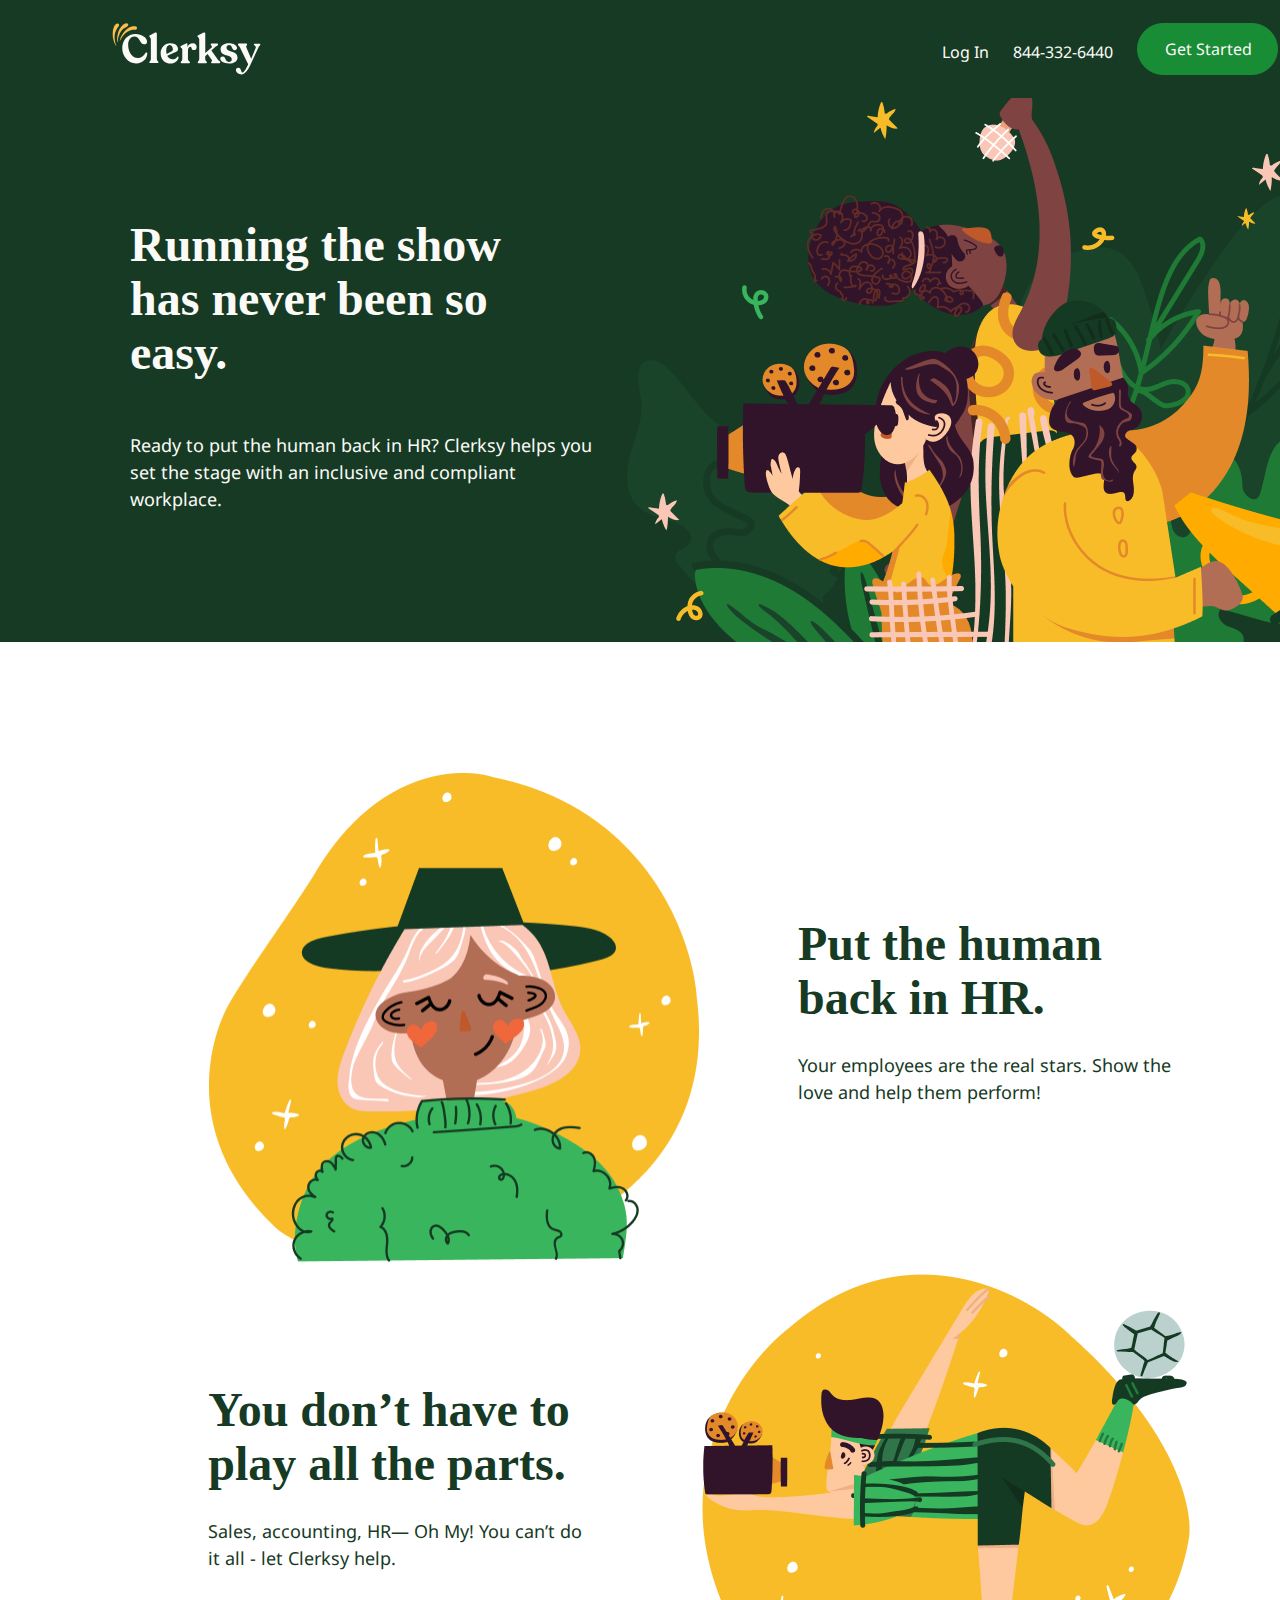
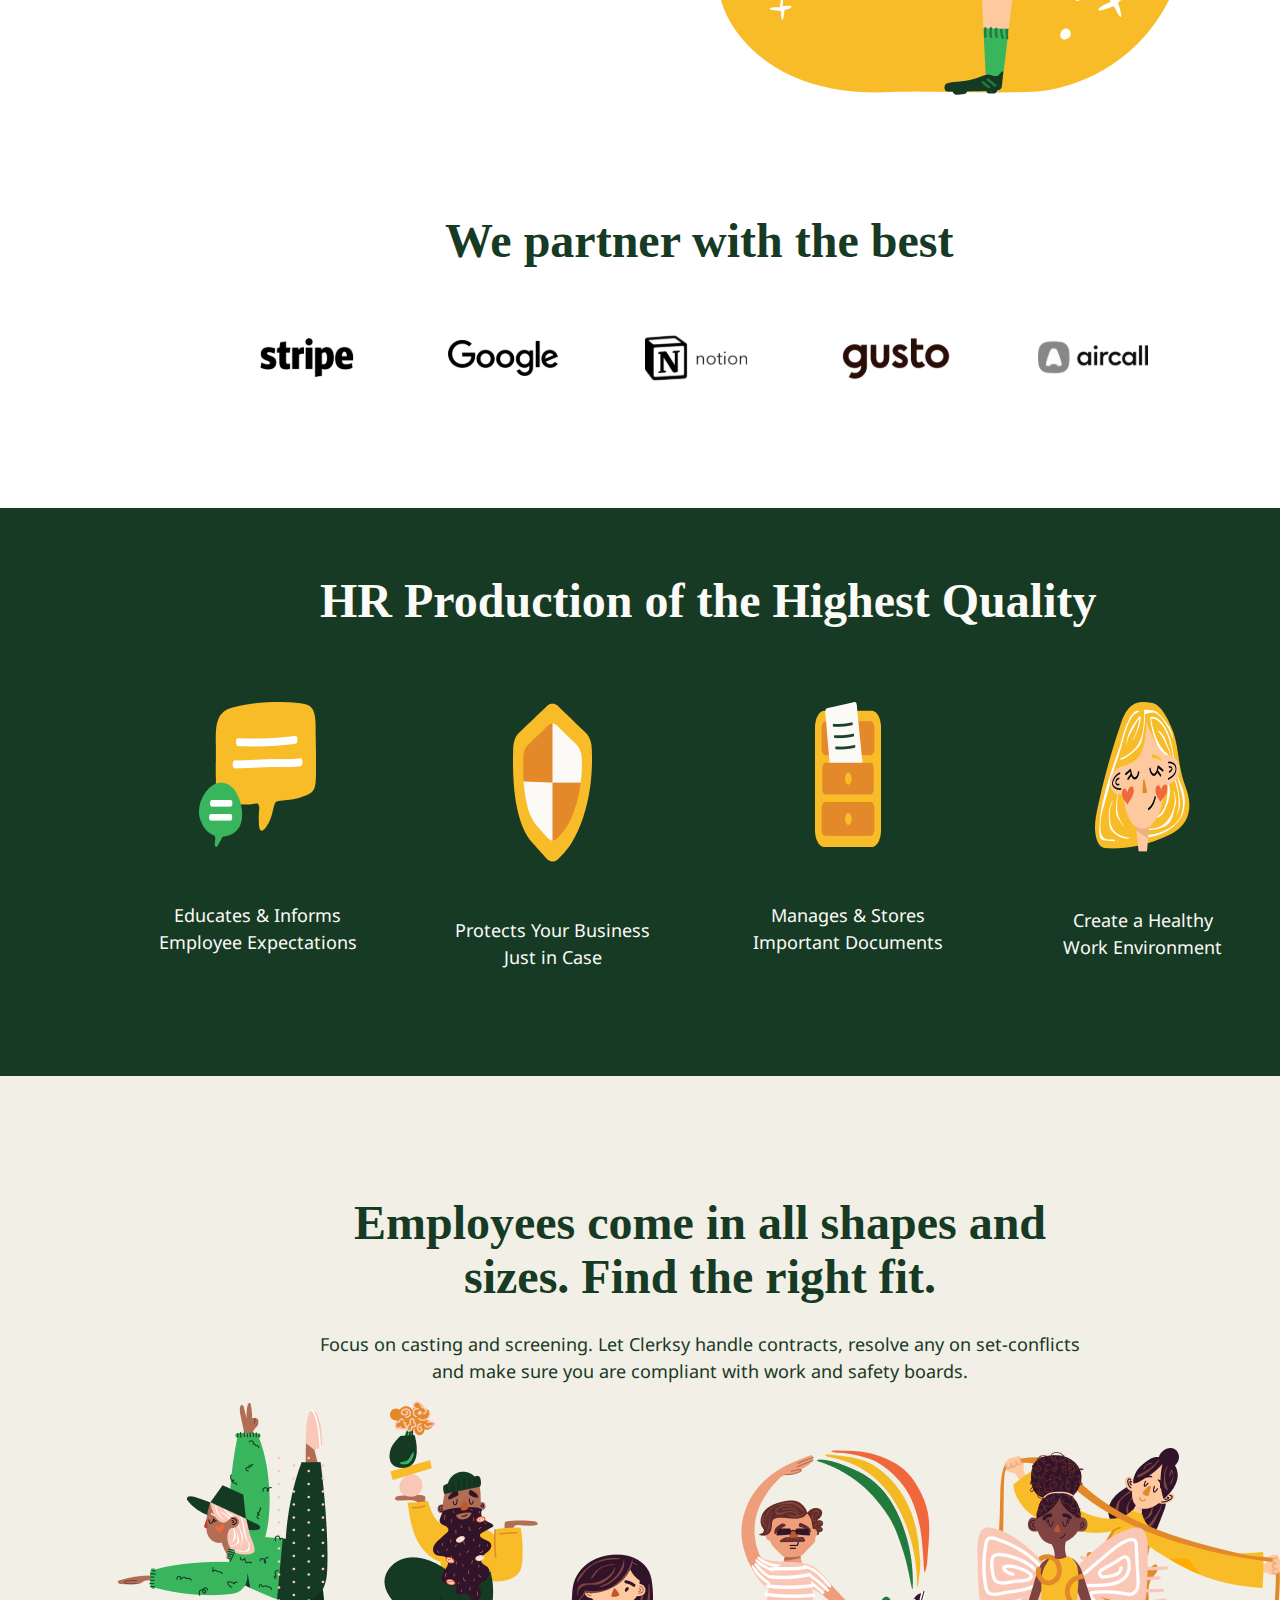
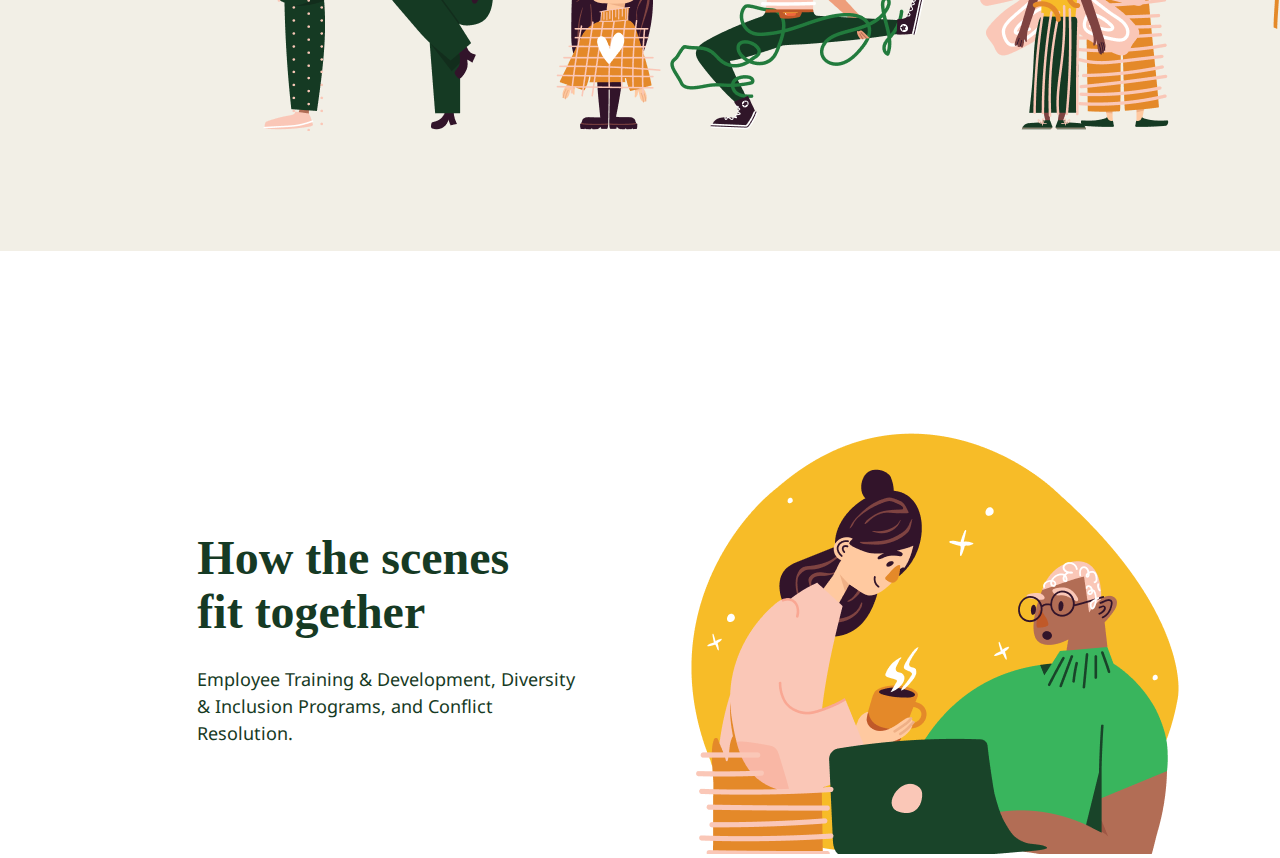
<file: Lessons/2-month/Clerksy/index.html>
<!DOCTYPE html>
<html lang="en">
<head>
    <meta charset="UTF-8">
    <meta http-equiv="X-UA-Compatible" content="IE=edge">
    <meta name="viewport" content="width=device-width, initial-scale=1.0">
    <title>Clerksy</title>

    <link rel="stylesheet" href="./style/normalize.css">
    <link rel="stylesheet" href="./style/fonts.css">
    <link rel="stylesheet" href="./style/main.css">
</head>
<body>
    <header>
        <section class="header">
            <div class="container">

                <div class="header__content">
                    <div class="header__content-box">
                        <div class="header__logo">
                            <img src="./images/header_logo.svg" alt="logo">
                        </div>
                        <div class="header__navbar">
                            <a href="#" class="header__text">Log In</a>
                            <a target="_blank" href="tel:" class="header__number">844-332-6440</a>

                            <button class="header__btn">Get Started</button>
                        </div>
                    </div>
                </div>

            </div>
        </section>
    </header>

    <main>
        <section class="intro">
            <div class="container">

                <div class="intro__content">
                    <div class="intro__textbox">
                        <h1 class="intro__title">Running the show has never been so easy.</h1>
                        <p class="intro__desc">Ready to put the human back in HR? Clerksy helps you set the stage with an inclusive and compliant workplace.</p>
                    </div>
                    <div class="intro__image">
                        <img class="intro__img" src="./images/intro_img.png" alt="image">
                    </div>
                </div>

            </div>
        </section>

        <section class="about">
            <div class="container">

                <div class="about__first">
                    <img class="about__img" src="./images/about_first.png" alt="image">

                    <div class="about__textbox">
                        <h3 class="about__title">Put the human back in HR.</h3>
                        <p class="about__desc">Your employees are the real stars. Show the love and help them perform!</p>
                    </div>
                </div>
                <div class="about__second">
                    <div class="about__textbox">
                        <h3 class="about__title">You don’t have to play all the parts.</h3>
                        <p class="about__desc">Sales, accounting, HR— Oh My! You can’t do it all - let Clerksy help.</p>
                    </div>

                    <img src="./images/about_second.png" alt="image" class="about__img">
                </div>
                <div class="about__third">
                    <h3 class="about__title">We partner with the best</h3>

                    <div class="about__partner">
                        <img class="about__partner-img1" src="./images/stripe.svg" alt="stripe">
                        <img class="about__partner-img2" src="./images/google.svg" alt="google">
                        <img class="about__partner-img3" src="./images/notion.svg" alt="notion">
                        <img class="about__partner-img4" src="./images/gusto.svg" alt="gusto">
                        <img class="about__partner-img5" src="./images/aircall.svg" alt="aircall">
                    </div>
                </div>

            </div>
        </section>
        <section class="production">
            <div class="container">

                <h2 class="production__title">HR Production of the Highest Quality</h2>
                <div class="production__content">
                    <ul class="production__list">
                        <li class="production__item">
                            <img class="production__img" src="./images/production_1.png" alt="image">

                            <h4 class="production__subtitle">Educates & Informs Employee Expectations</h4>
                        </li>
                        <li class="production__item">
                            <img class="production__img" src="./images/production_2.png" alt="image">

                            <h4 class="production__subtitle">Protects Your Business Just in Case</h4>
                        </li>
                        <li class="production__item">
                            <img class="production__img" src="./images/production_3.png" alt="image">

                            <h4 class="production__subtitle">Manages & Stores Important Documents</h4>
                        </li>
                        <li class="production__item">
                            <img class="production__img" src="./images/production_4.png" alt="image">

                            <h4 class="production__subtitle">Create a Healthy <br>  Work Environment</h4>
                        </li>
                    </ul>
                </div>

            </div>
        </section>
        <section class="contract">
            <div class="container">

                <div class="contract__content">
                    <div class="contract__textbox">
                        <h4 class="contract__title">Employees come in all shapes and sizes. Find the right fit.</h4>
                        <p class="contract__desc">Focus on casting and screening. Let Clerksy handle contracts, resolve any on set-conflicts and make sure you are compliant with work and safety boards.</p>
                    </div>

                    <img src="./images/contract_img.png" alt="image" class="contract__img">
                </div>

            </div>
        </section>
        <section class="scenes">
            <div class="container">

                <div class="scenes__content">
                    <div class="scenes__textbox">
                        <h4 class="scenes__title">How the scenes fit together</h4>
                        <p class="scenes__desc">Employee Training & Development, Diversity & Inclusion Programs, and Conflict Resolution.</p>
                    </div>
                    <img src="./images/scenes_img.png" alt="image" class="scenes__img">
                </div>

            </div>
        </section>
    </main>
</body>
</html>
</file>
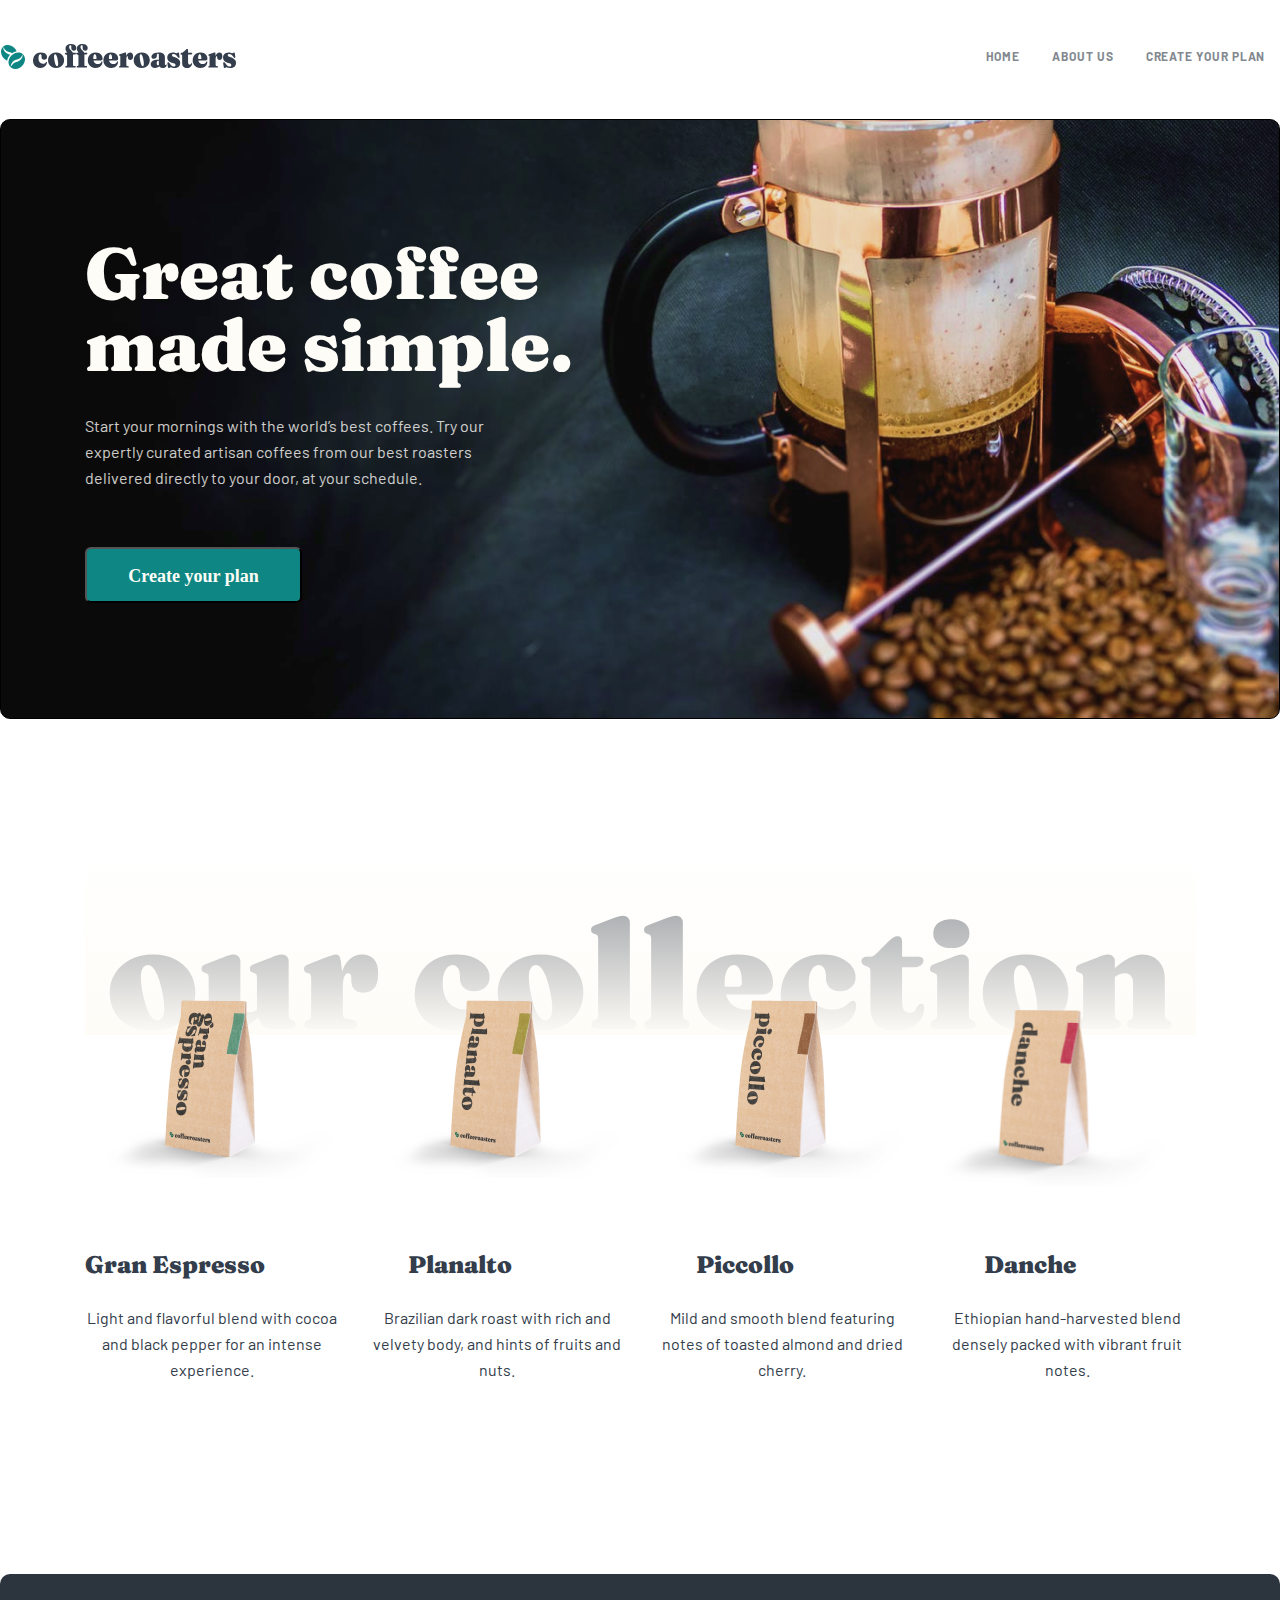
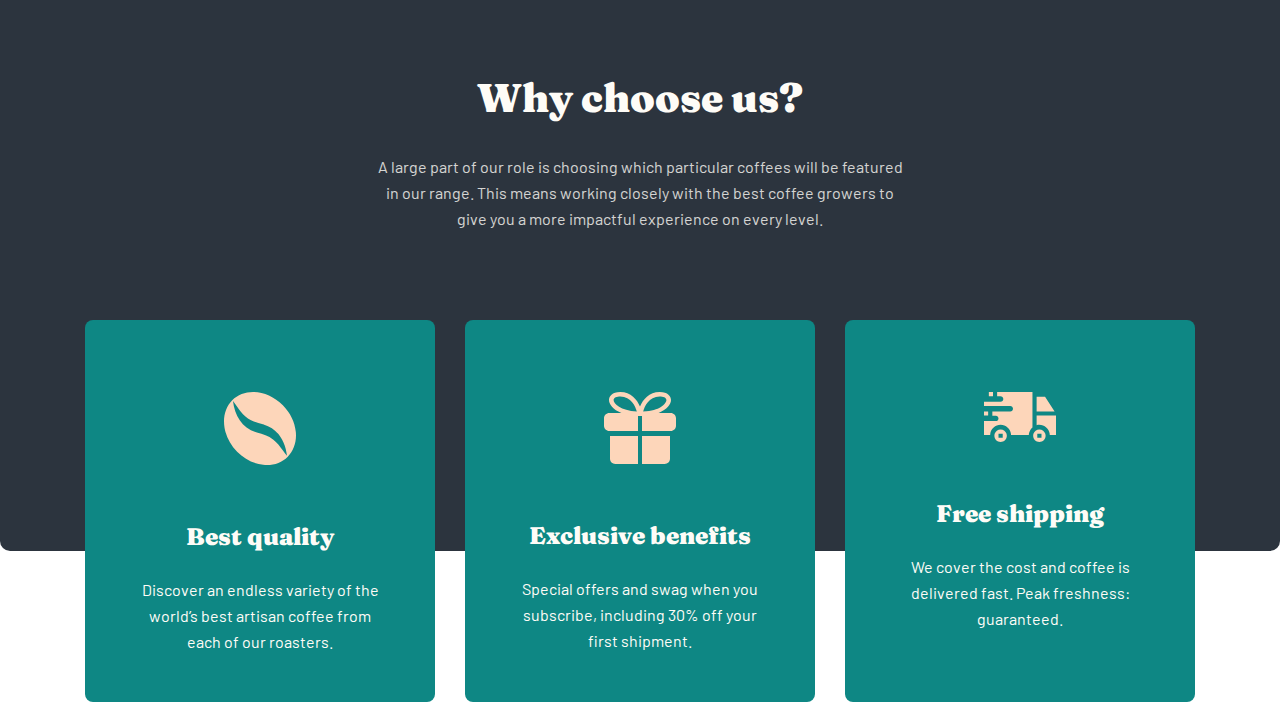
<file: Lessons/2-month/lesson_5/index.html>
<!DOCTYPE html>
<html lang="en">
<head>
    <meta charset="UTF-8">
    <meta http-equiv="X-UA-Compatible" content="IE=edge">
    <meta name="viewport" content="width=device-width, initial-scale=1.0">
    <title>Coffee</title>
    <link rel="shortcut icon" href="./img/coffee_favicon.svg" type="image/x-icon">
    <link rel="stylesheet" href="./css/main.css">
    <link rel="stylesheet" href="https://cdnjs.cloudflare.com/ajax/libs/font-awesome/6.1.2/css/all.min.css" integrity="sha512-1sCRPdkRXhBV2PBLUdRb4tMg1w2YPf37qatUFeS7zlBy7jJI8Lf4VHwWfZZfpXtYSLy85pkm9GaYVYMfw5BC1A==" crossorigin="anonymous" referrerpolicy="no-referrer" />
    
</head>
<body>
    <header class="header">
        <div class="container">

            <div class="header__content">
                <img src="./img/logo.svg" alt="logo" class="header__logo">
                <ul class="header__nav">
                    <li class="header__item"><a class="header__item" href="#">home</a></li>
                    <li class="header__item"><a class="header__item" href="#">about us</a></li>
                    <li class="header__item"><a class="header__item" href="#">create your plan</a></li>
                </ul>
            </div>

        </div>
    </header>
    <main>
        <section class="intro">
            <div class="container">

                <div class="intro__content">
                    <div class="intro__textbox">
                        <h1 class="intro__title">Great coffee made simple.</h1>
                        <p class="intro__desc">Start your mornings with the world’s best coffees. Try our expertly curated artisan coffees from our best roasters delivered directly to your door, at your schedule.</p>
                        <button class="intro__btn">Create your plan</button>
                    </div>
                </div>

            </div>
        </section>
        <section class="collection">
            <div class="container">

                <div class="collection__content">
                    <div class="collection__text">
                        <span>our collection</span>
                    </div>

                    <div class="collection__box">

                        <ul class="collection__list">
                            <li class="collection__item">
                                <img class="collection__img" id="img-1" src="./img/expresso.png" alt="photo">
                                <div class="collection__textbox">
                                    <h4 class="collection__title">Gran Espresso</h4>
                                    <p class="collection__desc">Light and flavorful blend with cocoa and black pepper for an intense experience.</p>
                                </div>
                            </li>
                            <li class="collection__item">
                                <img class="collection__img" id="img-2" src="./img/panalto.png" alt="photo">
                                <div class="collection__textbox">
                                    <h4 class="collection__title">Planalto</h4>
                                    <p class="collection__desc">Brazilian dark roast with rich and velvety body, and hints of fruits and nuts.</p>
                                </div>
                            </li>
                            <li class="collection__item">
                                <img class="collection__img" id="img-2" src="./img/piccollo.png" alt="photo">
                                <div class="collection__textbox">
                                    <h4 class="collection__title">Piccollo</h4>
                                    <p class="collection__desc">Mild and smooth blend featuring notes of toasted almond and dried cherry.</p>
                                </div>
                            </li>
                            <li class="collection__item">
                                <img class="collection__img" id="img-4" src="./img/danche.png" alt="photo">
                                <div class="collection__textbox">
                                    <h4 class="collection__title">Danche</h4>
                                    <p class="collection__desc">Ethiopian hand-harvested blend densely packed with vibrant fruit notes.</p>
                                </div>
                            </li>
                        </ul>

                    </div>
                </div>

            </div>
        </section>
        <section class="about">
            <div class="container">

                <div class="about__content">
                    <div class="about__textbox">
                        <h4 class="about__title">Why choose us?</h4>
                        <p class="about__desc">A large part of our role is choosing which particular coffees will be featured in our range. This means working closely with the best coffee growers to give you a more impactful experience on every level.</p>
                    </div>

                    <ul class="about__list">
                        <li class="about__item">
                            <img src="./img/coffee-bean.svg" alt="icon" class="about__img">
                            <div class="about__item-textbox">
                                <h4 class="about__subtitle">Best quality</h4>
                                <p class="about__text">Discover an endless variety of the world’s best artisan coffee from each of our roasters.</p>
                            </div>
                        </li>
                        <li class="about__item">
                            <img src="./img/gift.svg" alt="icon" class="about__img">
                            <div class="about__item-textbox">
                                <h4 class="about__subtitle">Exclusive benefits</h4>
                                <p class="about__text">Special offers and swag when you subscribe, including 30% off your first shipment.</p>
                            </div>
                        </li>
                        <li class="about__item">
                            <img src="./img/truck.svg" alt="icon" class="about__img">
                            <div class="about__item-textbox">
                                <h4 class="about__subtitle">Free shipping</h4>
                                <p class="about__text">We cover the cost and coffee is delivered fast. Peak freshness: guaranteed.</p>
                            </div>
                        </li>
                    </ul>
                </div>

            </div>
        </section>
    </main>
</body>
</html>
</file>
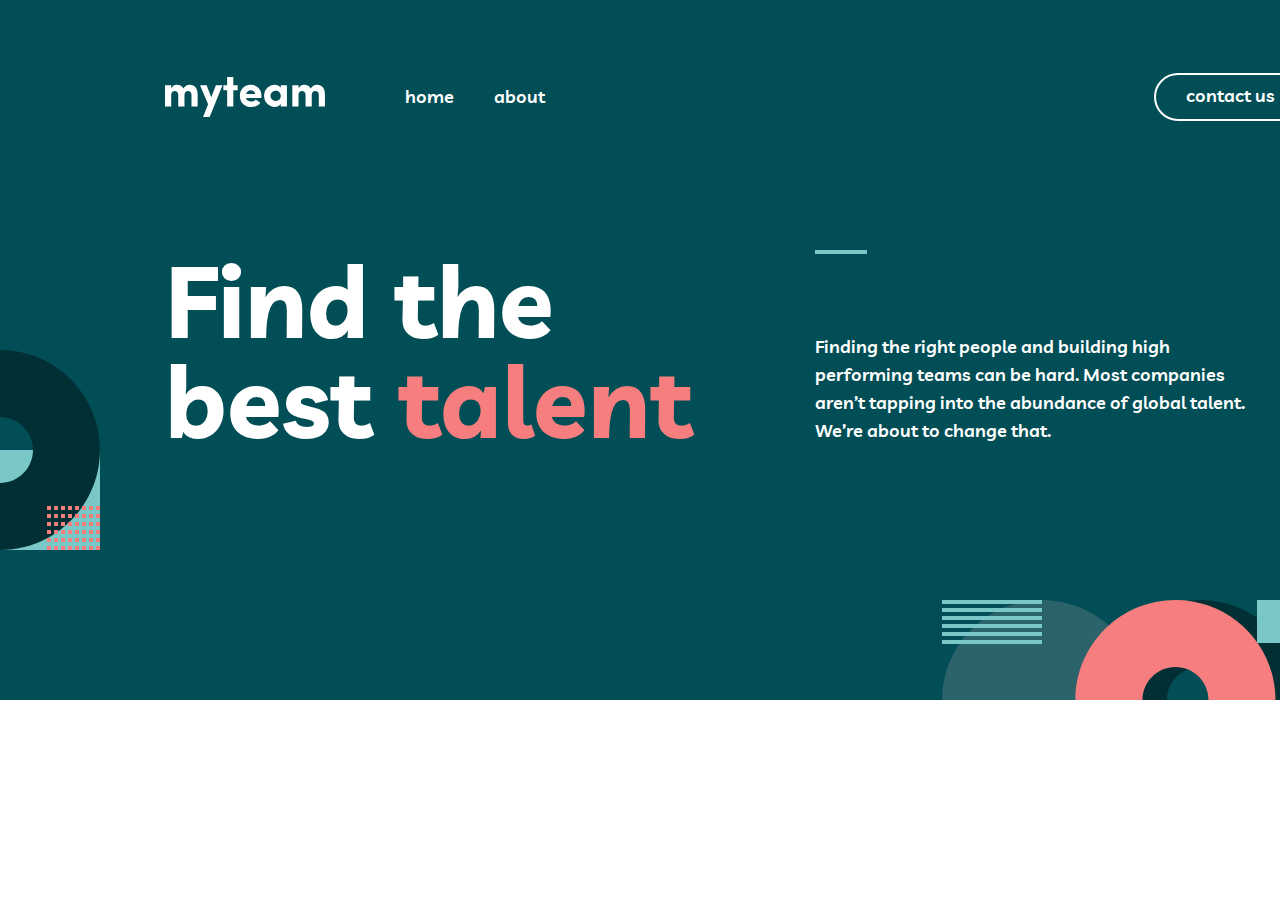
<file: Lessons/2-month/lesson_6/index.html>
<!DOCTYPE html>
<html lang="en">
<head>
    <meta charset="UTF-8">
    <meta http-equiv="X-UA-Compatible" content="IE=edge">
    <meta name="viewport" content="width=device-width, initial-scale=1.0">
    <title>myteam</title>

    <link rel="stylesheet" href="./css/main.css">
</head>
<body>
    <header class="header">
        <div class="container">
            <div class="header__bg-img"></div>

            <div class="header__nav">
                <div class="header__menu">
                    <img src="./img/myteam-logo.svg" alt="logo" class="header__logo">

                    <ul class="header__list">
                        <li class="header__item">
                            <a href="#">home</a>
                        </li>
                        <li class="header__item">
                            <a target="_blank" href="./about.html">about</a>
                        </li>
                    </ul>
                </div>

                <div class="contact">
                    <div class="contact__btn">
                        <a  href="#contactbox">contact us</a>
                    </div>
                    <div id="contactbox" class="contact__box">
                        <div class="contact__box-content">
                                <input class="contact__input" type="text" placeholder="" required>
                                <label class="contact__label" for="text">Name</label>

                                <input class="contact__input-2" type="email" placeholder="">
                                <label class="contact__label-2" for="email">Email</label>

                                <input class="contact__input-3" type="text" placeholder="">
                                <label class="contact__label-3" for="text">Company Name</label>
                                
                                <input class="contact__input-4" type="text" placeholder="">
                                <label class="contact__label-4" for="text">Title</label>

                                <input class="contact__input-5" type="message" placeholder="">
                                <label class="contact__label-5" for="text">Message</label>

                                <a href="#" class="contact__button">Submit</a>
                        </div>
                    </div>
                </div>
            </div>
            <div class="header__content">
                <h1 class="header__title">Find the best <b>talent</b></h1>

                <div class="header__textbox">
                    <hr>
                    <p class="header__desc">Finding the right people and building high performing teams can be hard. Most companies aren’t tapping into the abundance of global talent. We’re about to change that.</p>
                </div>
            </div>

        </div>
    </header>
</body>
</html>
</file>
<file: Lessons/amaliyot_1/css/style.css>
body{
    margin: 0;
    padding: 0;
}

.container{
    border: 1px solid #f2f2f2;
    width: 1530px;
    height: 1300px;
    margin: auto;
    background-color: #F2F2F2;
}
.box{
    display: flex;
    flex-direction: column;
    width: 730px;
    height: 1174px;
    margin: 100px auto 0;
    background: #FFFFFF;
    border-radius: 8px;
    /* box-shadow: 1px 1px 10px rgb(0, 0, 0); */
}
.box_title{
    font-family: 'Manrope';
    font-style: normal;
    font-weight: 700;
    font-size: 32px;
    line-height: 36px;
    letter-spacing: 1.14286px;
    text-transform: uppercase;
    color: #000000;
    margin: 54px 0 0 48px;
    width: 200px;
    height: 40px;
}
.billing_title{
    font-family: 'Manrope';
    font-style: normal;
    font-weight: 700;
    font-size: 13px;
    line-height: 25px;
    letter-spacing: 0.928571px;
    text-transform: uppercase;
    color: #D87D4A;
    margin: 41px 0 0 47px;
}
.input_box{
    display: flex;
    flex-direction: row;
}
.name_box{
    display: flex;
    flex-direction: column;

}

.name{
    font-family: 'Manrope';
    font-style: normal;
    font-weight: 700;
    font-size: 12px;
    line-height: 16px;
    letter-spacing: -0.214286px;
    color: #000000;
    margin: 16px 0 0 48px;
}
.input{
    width: 309px;
    height: 56px;
    background: #FFFFFF;
    border: 1px solid #CFCFCF;
    border-radius: 8px;
    margin: 9px 0 0 48px;
}
.email_box{
    display: flex;
    flex-direction: column;
}
.email{
    font-family: 'Manrope';
    font-style: normal;
    font-weight: 700;
    font-size: 12px;
    line-height: 16px;
    letter-spacing: -0.214286px;
    color: #000000;
    margin: 16px 0 0 16px;
}
.email_input{
    margin: 9px 0 0 16px;
}
.phone_number_box{
    display: flex;
    flex-direction: column;
}
.phone_number{
    font-family: 'Manrope';
    font-style: normal;
    font-weight: 700;
    font-size: 12px;
    line-height: 16px;
    letter-spacing: -0.214286px;
    color: #000000;
    margin: 24px 0 0 48px;
}

.shipping{
    display: flex;
    flex-direction: column;
}
.shipping_title{
    font-family: 'Manrope';
    font-style: normal;
    font-weight: 700;
    font-size: 13px;
    line-height: 25px;
    letter-spacing: 0.928571px;
    text-transform: uppercase;
    color: #D87D4A;
    margin: 53px 0 0 48px;
}
.address_box{
    display: flex;
    flex-direction: column;
}
.address{
    font-family: 'Manrope';
    font-style: normal;
    font-weight: 700;
    font-size: 12px;
    line-height: 16px;
    letter-spacing: -0.214286px;
    color: #000000;
    margin: 16px 0 0 48px;
}
.address_input{
    width: 634px;
    height: 56px;
    background: #FFFFFF;
    border: 1px solid #CFCFCF;
    border-radius: 8px;
    margin: 9px 0 0 48px;
}
.region_box{
    display: flex;
    flex-direction: row;
}
.zip_code_box{
    display: flex;
    flex-direction: column;
}
.zip_code{
    font-family: 'Manrope';
    font-style: normal;
    font-weight: 700;
    font-size: 12px;
    line-height: 16px;
    letter-spacing: -0.214286px;
    color: #000000;
    margin: 24px 0 0 48px;
}
.city_box{
    display: flex;
    flex-direction: column;
}
.city{
    font-family: 'Manrope';
    font-style: normal;
    font-weight: 700;
    font-size: 12px;
    line-height: 16px;
    letter-spacing: -0.214286px;
    color: #000000;
    margin: 24px 0 0 16px;
}
.city_input{
    margin: 9px 0 0 16px;
}
.country_box{
    display: flex;
    flex-direction: column;
}
.country{
    font-family: 'Manrope';
    font-style: normal;
    font-weight: 700;
    font-size: 12px;
    line-height: 16px;
    letter-spacing: -0.214286px;
    color: #000000;
    margin: 24px 0 0 48px;
}.payment{
    display: flex;
    flex-direction: column;
}
.payment_title{
    font-family: 'Manrope';
    font-style: normal;
    font-weight: 700;
    font-size: 13px;
    line-height: 25px;
    letter-spacing: 0.928571px;
    text-transform: uppercase;
    color: #D87D4A;
    margin: 61px 0 0 48px;
}
.payment_method{
    font-family: 'Manrope';
    font-style: normal;
    font-weight: 700;
    font-size: 12px;
    line-height: 16px;
    letter-spacing: -0.214286px;
    color: #000000;
    margin: 16px 0 0 48px;
}
.payment_inputs{
    display: flex;
    flex-direction: column;
}
/* .payment_input{
    background: #FFFFFF;
    border: 1px solid #CFCFCF;
    border-radius: 8px;
    width: 309px;
    height: 56px;
} */

.payment_label{
    display: flex;
    flex-direction: row;
    background: #FFFFFF;
    border: 1px solid #CFCFCF;
    border-radius: 8px;
    width: 309px;
    height: 56px;
    margin: 0 0 0 373px;
}
.payment_label:hover{
    cursor: pointer;
    background: #FFFFFF;
    border: 1px solid #D87D4A;
    border-radius: 8px;
}
.payment_text{
    font-family: 'Manrope';
    font-style: normal;
    font-weight: 700;
    font-size: 14px;
    line-height: 19px;
    letter-spacing: -0.25px;
    color: #000000;
    margin: 18px 0 19px 21px;
}
.payment_input{
    width: 20px;
    height: 20px;
    margin: 18px 0 18px 16px;
}
.label_1{
    margin-top: 16px;
}
.e-money_box{
    display: flex;
    flex-direction: row;
}

.money_number_box{
    display: flex;
    flex-direction: column;
}

.money_number{
    font-family: 'Manrope';
    font-style: normal;
    font-weight: 700;
    font-size: 12px;
    line-height: 16px;
    letter-spacing: -0.214286px;
    color: #000000;
    margin: 24px 0 0 48px;
}

.money_pin_box{
    display: flex;
    flex-direction: column;
}
.money_pin{
    font-family: 'Manrope';
    font-style: normal;
    font-weight: 700;
    font-size: 12px;
    line-height: 16px;
    letter-spacing: -0.214286px;
    color: #000000;
    margin: 24px 0 0 16px;
}
.pin_input{
    margin: 9px 0 0 16px;
}
</file>
<file: Lessons/amaliyot_1/css/fonts.css>
/* manrope-700 - latin */
@font-face {
    font-family: 'Manrope';
    font-style: normal;
    font-weight: 700;
    src: url('../fonts/manrope-v13-latin-700.eot'); /* IE9 Compat Modes */
    src: local(''),
         url('../fonts/manrope-v13-latin-700.eot?#iefix') format('embedded-opentype'), /* IE6-IE8 */
         url('../fonts/manrope-v13-latin-700.woff2') format('woff2'), /* Super Modern Browsers */
         url('../fonts/manrope-v13-latin-700.woff') format('woff'), /* Modern Browsers */
         url('../fonts/manrope-v13-latin-700.ttf') format('truetype'), /* Safari, Android, iOS */
         url('../fonts/manrope-v13-latin-700.svg#Manrope') format('svg'); /* Legacy iOS */
  }
</file>
<file: Lessons/loop/css/style.css>
body{
    margin: 0;
    padding: 0;
    font-family: system-ui, -apple-system, BlinkMacSystemFont, 'Segoe UI', Roboto, Oxygen, Ubuntu, Cantarell, 'Open Sans', 'Helvetica Neue', sans-serif;
}

.container{
    display: flex;
    border: 1px solid #84a3d2;
    width: 1531px;
    height: 719px;
    background-color: #84a3d2;
    margin: 0 auto;
}
.container_box{
    display: flex;
    flex-direction: row;
    border: 1px solid #fff;
    width: 900px;
    height: 335px;
    background-color: #fff;
    margin: 100px auto 290px;
    border-radius: 5px;
    box-shadow: 1px 1px 40px #354865;
}
.container_list{
    display: flex;
    flex-direction: row;
    padding: 0;
    margin: auto;
    list-style: none;
    /* gap: 15px; */
}
.container_item{
    /* border: 1px solid black; */
    width: 288px;
    height: 303px;
}
.container_item:hover{
    cursor: pointer;
    background-color: rgba(236, 236, 236, 0.8);
}
.image{
    width: 100px;
    height: 90px;
    margin: 10px 90px 0;
}

.title{
    color: #4782db;
    margin: 10px auto 0;
    width: 150px;
    height: auto;
    font-weight: 700;
    font-size: 28px;
    letter-spacing: 5px;
    text-align: center;
}

.text{
    color: rgba(20, 20, 20, 0.5);
    width: 250px;
    height: auto;
    text-align: center;
    margin: 15px auto 0;
}

.price{
    display: flex;
    flex-direction: row;
    margin: 10px auto 0;
    width: 100px;
}
.usd{
    font-size: 20px;
    width: 7px;
    height: 20px;
    margin: 8px 3px 0 0;
    color: #4782db;
}
.number{
    font-size: 35px;
    margin: 5px 0 0 0;
    color: #4782db
}
.month{
    font-size: 15px;
    width: 34px;
    height: 12px;
    margin: 25px 0 0 5px;
    color: #4782db
}
</file>
<file: Lessons/loop_2/css/style.css>
body{
    margin: 0;
    padding: 0;
}
.container{
    display: flex;
    width: 1535px;
    height: 720px;
    background-color: #434551;
    margin: 0 auto;
}
.box{
    display: flex;
    flex-direction: row;
    width: 1315px;
    height: 650px;
    background-color: #fff;
    border-radius: 5px;
    box-shadow: 1px 1px 20px #000;
    margin: 35px auto;
}
.header_box{
    flex: 65%;
}
.img_box{
    flex: 35%;
    box-sizing: border-box;
}
.title{
    font-family: sans-serif;
    font-weight: 300;
    font-size: 36px;
    margin: 50px 0 0 70px;
}
.desc{
    font-family: sans-serif;
    font-weight: 500;
    font-size: 13px;
    color: #000;
    opacity: 0.7;
    margin: 10px 0 0 70px;
}
.signup_box{
    display: flex;
    flex-direction: column;
    margin: 70px 0;
}
.google{
    display: flex;
    width: 700px;
    height: 70px;
    border: 1px solid rgba(0, 0, 0, 0.2);
    border-radius: 5px;
    margin: 0 0 0 70px;
}
.google:hover{
    cursor: pointer;
    border: 1px solid #F34A38;
    box-shadow: 1px 1px 10px #F34A38;
}
.google_img{
    width: 35px;
    height: 35px;
    margin: 20px 0 0 20px;
    opacity: 1;
}
.google_title{
    font-family: sans-serif;
    font-size: 20px;
    font-weight: 700;
    margin: 25px 0 0 200px;
}

.facebook{
    display: flex;
    width: 700px;
    height: 70px;
    border: 1px solid rgba(0, 0, 0, 0.2);
    border-radius: 5px;
    margin: 25px 0 25px 70px;
}
.facebook:hover{
    cursor: pointer;
    border: 1px solid #475993;
    box-shadow: 1px 1px 10px #475993;
}
.facebook_img{
    width: 35px;
    height: 35px;
    margin: 20px 0 0 20px;
}
.facebook_title{
    font-family: sans-serif;
    font-size: 20px;
    font-weight: 700;
    margin: 25px 0 0 200px;
}

.twitter{
    display: flex;
    width: 700px;
    height: 70px;
    border: 1px solid rgba(0, 0, 0, 0.2);
    border-radius: 5px;
    margin: 0 0 0 70px;
}
.twitter:hover{
    cursor: pointer;
    border: 1px solid #3FA9F53;
    box-shadow: 1px 1px 10px #3FA9F5;
}
.twitter_img{
    width: 35px;
    height: 35px;
    margin: 20px 0 0 20px;
}
.twitter_title{
    font-family: sans-serif;
    font-size: 20px;
    font-weight: 700;
    margin: 25px 0 0 200px;
}

hr{
    margin: 0;
}

.textbox{
    display: flex;
}
.text{
    font-family: sans-serif;
    font-weight: 700;
    font-size: 16px;
    color: #000;
    margin: 45px 0 45px 70px;
}
.signup_text{
    font-family: sans-serif;
    font-weight: 700;
    font-size: 16px;
    color: #000;
    opacity: 0.5;
    margin: 45px 0 45px 190px;
    text-transform: uppercase;
}
.signup_text:hover{
    cursor: pointer;
    opacity: 1;
}

img{
    box-sizing: border-box;
    width: 460.25px;
    height: 650px;
}
</file>
<file: Lessons/Ticket/css/main.css>
.ticket{
    display: flex;
    width: 1515px;
    height: 700px;
    background-color: #A7D6DA;
    border: 1px solid black;
    margin: 0;
}
.register{
    /* border: 1px solid black; */
    width: 600px;
    height: 620px;
    margin: auto;
    background-color: #fff;
    box-shadow: 1px 1px 20px #1F5D63;
    border-radius: 10px;
}
.title-box{
    border: 1px solid black;
    width: 640px;
    height: 64px;
    margin: 30px -20px 0 -20px;
    background-color: #1F5D63;
    box-shadow: 1px 1px 20px #1F5D63;
}
.title{
    font-family: sans-serif;
    font-weight: 900;
    font-size: 36px;
    margin: 7px auto;
    width: 330px;
    height: 51px;   
    color: #fff;
    text-shadow: 1px 1px 5px #03eaff;
}
.price{
    font-family: sans-serif;
    font-weight: 700;
    font-size: 18px;
    color: rgb(153, 153, 153);
    margin: 25px auto 0;
    width: 100px;
    height: 20px;
}
.name_label{
    display: inline-block;
}

.name_title{
    display: inline-block;
    font-family: sans-serif;
    font-size: 14px;
    font-weight: 500;
    color: #1F5D63;
    margin: 30px 30px 10px 40px;
    width: 80px;
    height: 16px;
}
.name{
    border: 1px solid rgb(181, 181, 181);
    background-color: #f3f3f3;
    width: 160px;
    height: 30px;
    border-radius: 7px;
    margin-right: 10px;
}
.name_line{
    width: 530px;
    margin: 10px auto 0;
}
.email_title{
    display: inline-block;
    font-family: sans-serif;
    font-size: 14px;
    font-weight: 500;
    color: #1F5D63;
    margin: 20px 30px 10px 40px;
    width: 80px;
    height: 16px;
}
.email_label{
    display: inline-block;
}
.email{
    border: 1px solid rgb(181, 181, 181);
    background-color: #f3f3f3;
    width: 160px;
    height: 30px;
    border-radius: 7px;
    margin-right: 10px;
}
.email_line{
    width: 530px;
    margin: 10px auto 0;
}

.location_label{
    display: inline-block;
}

.location_title{
    display: inline-block;
    font-family: sans-serif;
    font-size: 14px;
    font-weight: 500;
    color: #1F5D63;
    margin: 20px 30px 10px 40px;
    width: 80px;
    height: 16px;
}
.location{
    border: 1px solid rgb(181, 181, 181);
    background-color: #f3f3f3;
    width: 160px;
    height: 30px;
    border-radius: 7px;
    margin-right: 10px;
}
.location_line{
    width: 530px;
    margin: 10px auto 0;
}

.size_title{
    display: inline-block;
    font-family: sans-serif;
    font-size: 14px;
    font-weight: 500;
    color: #1F5D63;
    margin: 20px 30px 10px 40px;
    width: 80px;
    height: 16px;
}
.size{
    border: 1px solid rgb(181, 181, 181);
    background-color: #f3f3f3;
    width: 300px;
    height: 30px;
    border-radius: 7px;
    margin-right: 10px;
}
.size_line{
    width: 530px;
    margin: 10px auto 0;
}

.card_label{
    display: inline-block;
}

.card_title{
    display: inline-block;
    font-family: sans-serif;
    font-size: 14px;
    font-weight: 500;
    color: #1F5D63;
    margin: 20px 10px 10px 40px;
    width: 100px;
    height: 16px;
}
.card{
    border: 1px solid rgb(181, 181, 181);
    background-color: #f3f3f3;
    width: 160px;
    height: 30px;
    border-radius: 7px;
    margin-right: 10px;
}
.card_line{
    width: 530px;
    margin: 10px auto 0;
}
.card_line{
    width: 530px;
    margin: 10px auto 0;
}


.exporation_label{
    display: inline-block;
}

.exporation_title{
    display: inline-block;
    font-family: sans-serif;
    font-size: 14px;
    font-weight: 500;
    color: #1F5D63;
    margin: 20px 10px 10px 40px;
    width: 100px;
    height: 16px;
}
.exporation{
    border: 1px solid rgb(181, 181, 181);
    background-color: #f3f3f3;
    width: 160px;
    height: 30px;
    border-radius: 7px;
    margin-right: 10px;
}
.exporation_line{
    width: 530px;
    margin: 10px auto 0;
}
.exporation_line{
    width: 530px;
    margin: 10px auto 0;
}

.registor_btn{
    width: 200px;
    height: 40px;
    border: 1px solid red;
    background-color: red;
    letter-spacing: 2px;
    border-radius: 20px;
    color: white;
    font-weight: 700;
    font-size: 14px;
    text-align: center;
    font-family: sans-serif;
    margin: 15px 10px 0 360px;
}
.registor_btn:hover{
    cursor: pointer;
    background-color: white;
    color: red;
    box-shadow: 1px 1px 5px red;
}

.footer_text{
    display: flex;
}

.problem{
    display: flex;
    margin: 20px 0 0 220px;
    font-weight: 600;
    font-size: 14px;
    color: black;
    opacity: 0.6;
}
.email_us{
    display: flex;
    height: 20px;
    margin: 20px 0 0 5px;
    font-weight: 600;
    font-size: 14px;
    color: black;
}
</file>
<file: Lessons/1-month/lesson_3/CSS/main.css>
h4{
    color:hwb(117 0% 0%)
}
.heading{
    color:darkmagenta
}
h3{
    color:lightseagreen
}
#value{
    color:chocolate
}

ul{
    list-style:none;
}
.decoration{
    /* text-decoration:line-through; */
    /* text-decoration:overline; */
    /* text-decoration:underline;

}
.text-transform{
    /* text-transform: capitalize; */
    /* text-transform: lowercase; */
    /* text-transform: uppercase; */
    /* text-transform: inherit; */
    /* text-transform: initial; */
    /* text-transform: unset; */
/* } */

/* .hex{
    color:#27ffdd;
}

.rgb{
    color: rgb(234, 123, 234);
}
.rgba{
    color:rgba(7, 57, 255, 0.9);
} */ 

/* h1.main-brand-5 {
    color: red !important;
}

.main-brand-5.title-5 {
    color: blue ;
}

.main-brand-5 {
    color: green ;
} */

/* h1 {
    font-weight: 200;
    font-size: 28px;
    color:aqua;
    background-color: black;
}

.test {
    line-height: 2;
    word-spacing: 4;
    letter-spacing: 10;
}
</file>
<file: Lessons/1-month/lesson_7/CSS/style.css>
.box{
    width: 150px;
    height: 150px;
    background-color: black;
}

h1{
    font-size: 30px;
    color: aqua;
}

/* h1:hover{
    cursor: pointer;
    font-size: 48px;
    color: blue;
}

.box:hover{
    cursor: pointer;
    width: 500px;
    height: 150px;
    background-color: red;
} */

a:active{
    color: rgb(0, 255, 247);
}

a:visited{
    color: blueviolet;
}

body{
    background-image: url("../Image/image-1.jpg");
    background-attachment: fixed;
    background-repeat: no-repeat;
    background-position: left;
    background-size: auto;
}
p{
    color: white;
}
</file>
<file: Lessons/1-month/lesson_8/css/style.css>
/* .box{ */
    /* width: 600px;
    height: 200px; */
    /* border: 1px solid black; */
    /* background-image: linear-gradient(to left, red, orange, yellow, green); */
    /* background-image: linear-gradient(160deg, red, orange, yellow, green); */
    /* background-image: repeating-linear-gradient(red, blue 30%, green 20%); */
    /* background-image: linear-gradient(to right, rgb(255, 0, 0), rgb(255, 230, 0), rgb(0, 0, 0)); */
/* } */

/* header{
    width: 1260px;
    height: 200px;
    display: flex;
    margin: 0 auto;
    background-color: aqua;
}

.child{
    width: 50vw;
    height: 50vh;
    border: 1px solid;
} */
</file>
<file: Lessons/1-month/lesson_9/css/style.css>
/* header{
    width: 1330px;
    height: 70px;
    background-color: lightcoral;
    margin: 0 auto;
    position: fixed;
    left: 7%;
}
.desc{
    padding: 75px;
}
.container{
    position: relative;
    margin: 0 40px;
    top: 20px;
    left: 40px;
    width: 1330px;
    height: 500px;
    border: 1px solid;

}
.mobile_card{
    position: absolute;
    width: 350px;
    height: 450px;
    background-color: aquamarine;
    border: 1px solid orange;
    top: 910px;
    left: 600px;
} */

body{
    font-family: Arial, Helvetica, sans-serif;
}

nav{
    background: #333;
    padding: .15em 0;
    width: 100%;
}

nav ul{
    display: flex;
}

nav ul li{
    margin-left: 2.5em;
}

nav ul li a{
    color: #fff;
    text-decoration: none;
}

.nav-sticky{
    position: -webkit-sticky;
    position: sticky;
    top: 0;
}
header{
    background: hotpink;
}
</file>
<file: Lessons/2-month/Clerksy/style/fonts.css>
/* noto-sans-regular - latin */
@font-face {
    font-family: 'Noto Sans';
    font-style: normal;
    font-weight: 400;
    src: url('../fonts/noto-sans-v27-latin-regular.eot'); /* IE9 Compat Modes */
    src: local(''),
         url('../fonts/noto-sans-v27-latin-regular.eot?#iefix') format('embedded-opentype'), /* IE6-IE8 */
         url('../fonts/noto-sans-v27-latin-regular.woff2') format('woff2'), /* Super Modern Browsers */
         url('../fonts/noto-sans-v27-latin-regular.woff') format('woff'), /* Modern Browsers */
         url('../fonts/noto-sans-v27-latin-regular.ttf') format('truetype'), /* Safari, Android, iOS */
         url('../fonts/noto-sans-v27-latin-regular.svg#NotoSans') format('svg'); /* Legacy iOS */
  }

  /* buenard-regular - latin */
@font-face {
    font-family: 'Buenard';
    font-style: normal;
    font-weight: 400;
    src: url('../fonts/buenard-v17-latin-regular.eot'); /* IE9 Compat Modes */
    src: local(''),
         url('../fonts/buenard-v17-latin-regular.eot?#iefix') format('embedded-opentype'), /* IE6-IE8 */
         url('../fonts/buenard-v17-latin-regular.woff2') format('woff2'), /* Super Modern Browsers */
         url('../fonts/buenard-v17-latin-regular.woff') format('woff'), /* Modern Browsers */
         url('../fonts/buenard-v17-latin-regular.ttf') format('truetype'), /* Safari, Android, iOS */
         url('../fonts/buenard-v17-latin-regular.svg#Buenard') format('svg'); /* Legacy iOS */
  }
</file>
<file: Lessons/2-month/Clerksy/style/main.css>
* {
  margin: 0;
  padding: 0;
  box-sizing: border-box;
}

.container {
  margin: 0 auto;
  display: flex;
  flex-direction: column;
}

.header__content {
  display: flex;
  width: 1400px;
  height: 98px;
  background: #163A24;
  margin: 0 auto;
}
.header__content .header__content-box {
  display: flex;
  width: 1180px;
  height: 58px;
  margin: 20px auto;
}
.header__content .header__content-box .header__logo {
  width: 153px;
  height: 58px;
  margin: 0;
}
.header__content .header__content-box .header__logo .header__logo img {
  width: 153px;
  height: 58px;
  margin: 0;
}
.header__content .header__content-box .header__navbar {
  display: flex;
  width: 590px;
  height: 27px;
  margin: 15.5px 10px 15.5px 437px;
}
.header__content .header__content-box .header__navbar .header__text {
  font-family: "Noto Sans";
  font-style: normal;
  font-weight: 400;
  font-size: 16px;
  line-height: 22px;
  text-align: right;
  text-decoration: none;
  color: #FBFAF7;
  margin: 5.5px 0 0.5px 239px;
  width: 50px;
  height: 22px;
}
.header__content .header__content-box .header__navbar .header__text:hover {
  cursor: pointer;
}
.header__content .header__content-box .header__navbar .header__number {
  font-family: "Noto Sans";
  font-style: normal;
  font-weight: 400;
  font-size: 16px;
  line-height: 22px;
  text-align: right;
  color: #FBFAF7;
  margin: 5.5px 24px 0.5px;
  text-decoration: none;
}
.header__content .header__content-box .header__navbar .header__btn {
  width: 141px;
  height: 52px;
  background: #198C36;
  border-radius: 160px;
  padding: 1px 25px 1px 20px;
  margin: -12.5px 0 0 0;
  border: 1px solid #198C36;
  font-family: "Noto Sans";
  font-style: normal;
  font-weight: 400;
  font-size: 16px;
  line-height: 22px;
  text-align: right;
  color: #FBFAF7;
}
.header__content .header__content-box .header__navbar .header__btn:hover {
  cursor: pointer;
  background-color: #163A24;
  color: #FBFAF7;
  font-weight: 600;
  border: 2px solid #FBFAF7;
  box-shadow: 1px 1px 20px #198C36;
}

.intro {
  display: flex;
  width: 1400px;
  height: 544px;
  background: #163A24;
  margin: 0 auto;
  padding: 0;
}
.intro .intro__content {
  display: flex;
  width: 1180px;
  height: 384px;
  margin: 120px 130px 39.94px;
}
.intro .intro__content .intro__textbox {
  width: 491.66px;
  height: 294px;
  margin: 0 0 90.06px 0;
}
.intro .intro__content .intro__textbox .intro__title {
  font-family: "Recoleta";
  font-style: normal;
  font-weight: 600;
  font-size: 48px;
  line-height: 54px;
  color: #FBFAF7;
}
.intro .intro__content .intro__textbox .intro__title {
  margin: 0;
  width: 391px;
  height: 196px;
}
.intro .intro__content .intro__textbox .intro__desc {
  font-family: "Noto Sans";
  font-style: normal;
  font-weight: 400;
  font-size: 18px;
  line-height: 27px;
  color: #FBFAF7;
}
.intro .intro__content .intro__textbox .intro__desc {
  width: 475px;
  height: 81px;
  margin: 18px 0 0 0;
}
.intro .intro__content .intro__image {
  position: relative;
  width: 738px;
  height: 580px;
}
.intro .intro__content .intro__image .intro__img {
  position: absolute;
  top: -120px;
  right: -50px;
}

.about {
  display: flex;
  flex-direction: column;
  width: 1400px;
  height: 1225.81px;
  margin: 120px auto 0;
}
.about .about__first {
  width: 1180px;
  height: 509.55px;
  margin: 0 auto;
  display: flex;
}
.about .about__first .about__img {
  width: 492px;
  height: 510px;
  margin: 0 0 0 98px;
}
.about .about__first .about__textbox {
  width: 393.33px;
  height: 200px;
  margin: auto 98px;
}
.about .about__first .about__textbox .about__title {
  font-family: "Recoleta";
  font-style: normal;
  font-weight: 600;
  font-size: 48px;
  line-height: 54px;
  color: #163A24;
}
.about .about__first .about__textbox .about__title {
  margin: 0;
  width: 325px;
  height: 108px;
}
.about .about__first .about__textbox .about__desc {
  font-family: "Noto Sans";
  font-style: normal;
  font-weight: 400;
  font-size: 18px;
  line-height: 27px;
  color: #163A24;
}
.about .about__first .about__textbox .about__desc {
  width: 374px;
  height: 54px;
  margin: 27px 0 0 0;
}
.about .about__second {
  display: flex;
  width: 1180px;
  height: 422.88px;
  margin: 0 auto;
}
.about .about__second .about__textbox {
  width: 393.33px;
  height: 200px;
  margin: 111.44px 98.34px;
}
.about .about__second .about__textbox .about__title {
  font-family: "Recoleta";
  font-style: normal;
  font-weight: 600;
  font-size: 48px;
  line-height: 54px;
  color: #163A24;
}
.about .about__second .about__textbox .about__title {
  width: 376px;
  height: 108px;
  margin: 0;
}
.about .about__second .about__textbox .about__desc {
  font-family: "Noto Sans";
  font-style: normal;
  font-weight: 400;
  font-size: 18px;
  line-height: 27px;
  color: #163A24;
}
.about .about__second .about__textbox .about__desc {
  width: 380px;
  height: 54px;
  margin: 27px 0 0 0;
}
.about .about__second .about__img {
  width: 492px;
  height: 423px;
  margin: 0;
}
.about .about__third {
  display: flex;
  flex-direction: column;
  width: 1180px;
  height: 293.39px;
  margin: 0 auto;
}
.about .about__third .about__title {
  font-family: "Recoleta";
  font-style: normal;
  font-weight: 600;
  font-size: 48px;
  line-height: 54px;
  color: #163A24;
}
.about .about__third .about__title {
  width: 510px;
  height: 54px;
  margin: 120px auto 60px;
}
.about .about__third .about__partner {
  display: flex;
  width: 983.33px;
  height: 59.39px;
  margin: 0 auto;
}
.about .about__third .about__partner .about__partner-img1 {
  margin: 3.52px 86px 4.87px 43.67px;
}
.about .about__third .about__partner .about__partner-img2 {
  margin: 11.52px 0 11.37px 0;
  height: 36px;
}
.about .about__third .about__partner .about__partner-img3 {
  margin: 0 87px;
}
.about .about__third .about__partner .about__partner-img4 {
  height: 45px;
  margin: 7.52px 0 6.87px 0;
}
.about .about__third .about__partner .about__partner-img5 {
  height: 37px;
  margin: 10.52px 3.66px 11.87px 86px;
}

.production {
  width: 1400px;
  height: 568px;
  background: #163A24;
  margin: 120px auto 0;
}
.production .production__title {
  font-family: "Recoleta";
  font-style: normal;
  font-weight: 600;
  font-size: 48px;
  line-height: 54px;
  color: #FBFAF7;
}
.production .production__title {
  width: 780px;
  height: 54px;
  margin: 66px 297px 0 320px;
}
.production .production__content {
  width: 1400px;
  height: 328px;
  margin: 0;
}
.production .production__content .production__list {
  width: 1180px;
  height: 254px;
  margin: 74px auto 0;
  display: flex;
  list-style: none;
  padding: 0;
}
.production .production__content .production__list .production__item {
  width: 295px;
  height: 254px;
  display: flex;
  flex-direction: column;
}
.production .production__content .production__list .production__item .production__img {
  margin: 0 auto;
}
.production .production__content .production__list .production__item .production__subtitle {
  font-family: "Noto Sans";
  font-style: normal;
  font-weight: 400;
  font-size: 18px;
  line-height: 27px;
  color: #FBFAF7;
}
.production .production__content .production__list .production__item .production__subtitle {
  width: 198px;
  margin: 55px auto 0;
  text-align: center;
}

.contract {
  width: 1400px;
  height: 775px;
  margin: 0 auto;
  background: #F2EFE6;
  display: flex;
  flex-direction: column;
}
.contract .contract__content {
  display: flex;
  flex-direction: column;
  width: 1400px;
  height: 535.25px;
  margin: 119.88px 0;
}
.contract .contract__content .contract__textbox {
  width: 786px;
  height: 200px;
  margin: 0 auto;
}
.contract .contract__content .contract__textbox .contract__title {
  font-family: "Recoleta";
  font-style: normal;
  font-weight: 600;
  font-size: 48px;
  line-height: 54px;
  color: #163A24;
}
.contract .contract__content .contract__textbox .contract__title {
  width: 739px;
  height: 108px;
  margin: 0 auto;
  text-align: center;
}
.contract .contract__content .contract__textbox .contract__desc {
  font-family: "Noto Sans";
  font-style: normal;
  font-weight: 400;
  font-size: 18px;
  line-height: 27px;
  color: #163A24;
}
.contract .contract__content .contract__textbox .contract__desc {
  width: 760px;
  height: 54px;
  margin: 27px auto 0;
  text-align: center;
}
.contract .contract__content .contract__img {
  width: 1180px;
  height: 335px;
  margin: 0 auto;
}

.scenes__content {
  display: flex;
}

.scenes {
  display: flex;
  flex-direction: row;
  width: 1180px;
  height: 426.88px;
  margin: 180px auto 0;
}
.scenes .scenes__textbox {
  display: flex;
  flex-direction: column;
  width: 393.33px;
  height: 227px;
  margin: 99.94px 98.33px;
}
.scenes .scenes__textbox .scenes__title {
  font-family: "Recoleta";
  font-style: normal;
  font-weight: 600;
  font-size: 48px;
  line-height: 54px;
  color: #163A24;
}
.scenes .scenes__textbox .scenes__title {
  width: 338px;
  height: 108px;
  margin: 0;
}
.scenes .scenes__textbox .scenes__desc {
  font-family: "Noto Sans";
  font-style: normal;
  font-weight: 400;
  font-size: 18px;
  line-height: 27px;
  color: #163A24;
}
.scenes .scenes__textbox .scenes__desc {
  width: 379px;
  height: 81px;
  margin: 27px 0 0 0;
}
.scenes .scenes__img {
  width: 492px;
  height: 423px;
  margin: 0;
}/*# sourceMappingURL=main.css.map */
</file>
<file: Lessons/2-month/lesson_5/css/main.css>
* {
  margin: 0;
  padding: 0;
  box-sizing: border-box;
}

.container {
  margin: 0 auto;
  display: flex;
}

ul {
  list-style: none;
}

li {
  display: flex;
}

a {
  text-decoration: none;
}

/*! normalize.css v8.0.1 | MIT License | github.com/necolas/normalize.css */
/* Document
   ========================================================================== */
/**
 * 1. Correct the line height in all browsers.
 * 2. Prevent adjustments of font size after orientation changes in iOS.
 */
html {
  line-height: 1.15; /* 1 */
  -webkit-text-size-adjust: 100%; /* 2 */
}

/* Sections
   ========================================================================== */
/**
 * Remove the margin in all browsers.
 */
body {
  margin: 0;
}

/**
 * Render the `main` element consistently in IE.
 */
main {
  display: block;
}

/**
 * Correct the font size and margin on `h1` elements within `section` and
 * `article` contexts in Chrome, Firefox, and Safari.
 */
h1 {
  font-size: 2em;
  margin: 0.67em 0;
}

/* Grouping content
   ========================================================================== */
/**
 * 1. Add the correct box sizing in Firefox.
 * 2. Show the overflow in Edge and IE.
 */
hr {
  box-sizing: content-box; /* 1 */
  height: 0; /* 1 */
  overflow: visible; /* 2 */
}

/**
 * 1. Correct the inheritance and scaling of font size in all browsers.
 * 2. Correct the odd `em` font sizing in all browsers.
 */
pre {
  font-family: monospace, monospace; /* 1 */
  font-size: 1em; /* 2 */
}

/* Text-level semantics
   ========================================================================== */
/**
 * Remove the gray background on active links in IE 10.
 */
a {
  background-color: transparent;
}

/**
 * 1. Remove the bottom border in Chrome 57-
 * 2. Add the correct text decoration in Chrome, Edge, IE, Opera, and Safari.
 */
abbr[title] {
  border-bottom: none; /* 1 */
  text-decoration: underline; /* 2 */
  text-decoration: underline dotted; /* 2 */
}

/**
 * Add the correct font weight in Chrome, Edge, and Safari.
 */
b,
strong {
  font-weight: bolder;
}

/**
 * 1. Correct the inheritance and scaling of font size in all browsers.
 * 2. Correct the odd `em` font sizing in all browsers.
 */
code,
kbd,
samp {
  font-family: monospace, monospace; /* 1 */
  font-size: 1em; /* 2 */
}

/**
 * Add the correct font size in all browsers.
 */
small {
  font-size: 80%;
}

/**
 * Prevent `sub` and `sup` elements from affecting the line height in
 * all browsers.
 */
sub,
sup {
  font-size: 75%;
  line-height: 0;
  position: relative;
  vertical-align: baseline;
}

sub {
  bottom: -0.25em;
}

sup {
  top: -0.5em;
}

/* Embedded content
   ========================================================================== */
/**
 * Remove the border on images inside links in IE 10.
 */
img {
  border-style: none;
}

/* Forms
   ========================================================================== */
/**
 * 1. Change the font styles in all browsers.
 * 2. Remove the margin in Firefox and Safari.
 */
button,
input,
optgroup,
select,
textarea {
  font-family: inherit; /* 1 */
  font-size: 100%; /* 1 */
  line-height: 1.15; /* 1 */
  margin: 0; /* 2 */
}

/**
 * Show the overflow in IE.
 * 1. Show the overflow in Edge.
 */
button,
input { /* 1 */
  overflow: visible;
}

/**
 * Remove the inheritance of text transform in Edge, Firefox, and IE.
 * 1. Remove the inheritance of text transform in Firefox.
 */
button,
select { /* 1 */
  text-transform: none;
}

/**
 * Correct the inability to style clickable types in iOS and Safari.
 */
button,
[type=button],
[type=reset],
[type=submit] {
  -webkit-appearance: button;
}

/**
 * Remove the inner border and padding in Firefox.
 */
button::-moz-focus-inner,
[type=button]::-moz-focus-inner,
[type=reset]::-moz-focus-inner,
[type=submit]::-moz-focus-inner {
  border-style: none;
  padding: 0;
}

/**
 * Restore the focus styles unset by the previous rule.
 */
button:-moz-focusring,
[type=button]:-moz-focusring,
[type=reset]:-moz-focusring,
[type=submit]:-moz-focusring {
  outline: 1px dotted ButtonText;
}

/**
 * Correct the padding in Firefox.
 */
fieldset {
  padding: 0.35em 0.75em 0.625em;
}

/**
 * 1. Correct the text wrapping in Edge and IE.
 * 2. Correct the color inheritance from `fieldset` elements in IE.
 * 3. Remove the padding so developers are not caught out when they zero out
 *    `fieldset` elements in all browsers.
 */
legend {
  box-sizing: border-box; /* 1 */
  color: inherit; /* 2 */
  display: table; /* 1 */
  max-width: 100%; /* 1 */
  padding: 0; /* 3 */
  white-space: normal; /* 1 */
}

/**
 * Add the correct vertical alignment in Chrome, Firefox, and Opera.
 */
progress {
  vertical-align: baseline;
}

/**
 * Remove the default vertical scrollbar in IE 10+.
 */
textarea {
  overflow: auto;
}

/**
 * 1. Add the correct box sizing in IE 10.
 * 2. Remove the padding in IE 10.
 */
[type=checkbox],
[type=radio] {
  box-sizing: border-box; /* 1 */
  padding: 0; /* 2 */
}

/**
 * Correct the cursor style of increment and decrement buttons in Chrome.
 */
[type=number]::-webkit-inner-spin-button,
[type=number]::-webkit-outer-spin-button {
  height: auto;
}

/**
 * 1. Correct the odd appearance in Chrome and Safari.
 * 2. Correct the outline style in Safari.
 */
[type=search] {
  -webkit-appearance: textfield; /* 1 */
  outline-offset: -2px; /* 2 */
}

/**
 * Remove the inner padding in Chrome and Safari on macOS.
 */
[type=search]::-webkit-search-decoration {
  -webkit-appearance: none;
}

/**
 * 1. Correct the inability to style clickable types in iOS and Safari.
 * 2. Change font properties to `inherit` in Safari.
 */
::-webkit-file-upload-button {
  -webkit-appearance: button; /* 1 */
  font: inherit; /* 2 */
}

/* Interactive
   ========================================================================== */
/*
 * Add the correct display in Edge, IE 10+, and Firefox.
 */
details {
  display: block;
}

/*
 * Add the correct display in all browsers.
 */
summary {
  display: list-item;
}

/* Misc
   ========================================================================== */
/**
 * Add the correct display in IE 10+.
 */
template {
  display: none;
}

/**
 * Add the correct display in IE 10.
 */
[hidden] {
  display: none;
}

/* fraunces-900 - latin */
@font-face {
  font-family: "Fraunces";
  font-style: normal;
  font-weight: 900;
  src: url("../fonts/fraunces-v23-latin-900.eot"); /* IE9 Compat Modes */
  src: local(""), url("../fonts/fraunces-v23-latin-900.eot?#iefix") format("embedded-opentype"), url("../fonts/fraunces-v23-latin-900.woff2") format("woff2"), url("../fonts/fraunces-v23-latin-900.woff") format("woff"), url("../fonts/fraunces-v23-latin-900.ttf") format("truetype"), url("../fonts/fraunces-v23-latin-900.svg#Fraunces") format("svg"); /* Legacy iOS */
}
/* barlow-regular - latin */
@font-face {
  font-family: "Barlow";
  font-style: normal;
  font-weight: 400;
  src: url("../fonts/barlow-v12-latin-regular.eot"); /* IE9 Compat Modes */
  src: local(""), url("../fonts/barlow-v12-latin-regular.eot?#iefix") format("embedded-opentype"), url("../fonts/barlow-v12-latin-regular.woff2") format("woff2"), url("../fonts/barlow-v12-latin-regular.woff") format("woff"), url("../fonts/barlow-v12-latin-regular.ttf") format("truetype"), url("../fonts/barlow-v12-latin-regular.svg#Barlow") format("svg"); /* Legacy iOS */
}
/* barlow-700 - latin */
@font-face {
  font-family: "Barlow";
  font-style: normal;
  font-weight: 700;
  src: url("../fonts/barlow-v12-latin-700.eot"); /* IE9 Compat Modes */
  src: local(""), url("../fonts/barlow-v12-latin-700.eot?#iefix") format("embedded-opentype"), url("../fonts/barlow-v12-latin-700.woff2") format("woff2"), url("../fonts/barlow-v12-latin-700.woff") format("woff"), url("../fonts/barlow-v12-latin-700.ttf") format("truetype"), url("../fonts/barlow-v12-latin-700.svg#Barlow") format("svg"); /* Legacy iOS */
}
.header {
  display: flex;
  padding: 0;
  margin: 0 auto;
}
.header__content {
  width: 1279px;
  height: 25px;
  display: flex;
  margin: 44px auto 0;
}
.header__logo {
  margin: 0;
}
.header__nav {
  display: flex;
  width: 283px;
  height: 15px;
  margin: 5px 0 5px 750px;
  padding: 0;
}
.header__item {
  font-family: "Barlow";
  font-style: normal;
  font-weight: 700;
  font-size: 12px;
  line-height: 15px;
  letter-spacing: 0.923077px;
  text-transform: uppercase;
  color: #83888F;
}
.header__item:nth-child(2) {
  margin: 0 32px;
}
.header__item:hover {
  cursor: pointer;
  color: black;
}

@media screen and (max-width: 768px) {
  .header {
    display: flex;
    margin: 0 auto;
  }
  .header__content {
    display: flex;
    margin: 0;
    padding: 0;
    width: 689px;
    height: 26px;
    margin: 40px auto;
  }
  .header__logo {
    margin: 0;
  }
  .header__nav {
    display: flex;
    width: 283px;
    height: 15px;
    margin: 6px 0 5px 150px;
  }
}
.intro {
  display: flex;
}
.intro__content {
  width: 1280px;
  height: 600px;
  border-radius: 10px;
  margin: 50px auto 0;
  border: 1px solid;
  background-image: url("../img/intro-img.png");
}
.intro__textbox {
  display: flex;
  flex-direction: column;
  width: 493px;
  height: 367px;
  margin: 117px 0 116px 84px;
}
.intro__title {
  font-family: "Fraunces";
  font-style: normal;
  font-weight: 900;
  font-size: 72px;
  line-height: 72px;
  color: #FEFCF7;
  margin: 0;
}
.intro__desc {
  font-family: "Barlow";
  font-style: normal;
  font-weight: 400;
  font-size: 16px;
  line-height: 26px;
  color: #FEFCF7;
  mix-blend-mode: normal;
  opacity: 0.8;
  width: 420px;
  margin: 32px 0 56px 0;
}
.intro__btn {
  box-sizing: border-box;
  width: 217px;
  height: 56px;
  background: #0E8784;
  border-radius: 6px;
  margin: 0;
  padding: 15px 31px;
  font-family: "Fraunces 9pt";
  font-style: normal;
  font-weight: 900;
  font-size: 18px;
  line-height: 25px;
  text-align: center;
  color: #FEFCF7;
}
.intro__btn:hover {
  border: 3px solid #0E8784;
  background-color: transparent;
  color: #0E8784;
  font-size: 19px;
  cursor: pointer;
  box-shadow: 1px 1px 10px #0E8784;
}
.intro__btn:active {
  background: #66D2CF;
  border: 1px solid #66D2CF;
  color: #FEFCF7;
  box-shadow: 1px 1px 10px #66D2CF;
}

@media screen and (max-width: 768px) {
  .intro {
    display: flex;
  }
  .intro__content {
    width: 689px;
    height: 500px;
    border-radius: 10px;
    margin: 53px auto 0;
    border: 1px solid;
    background-image: url("../img/intro-table.png");
    background-position: center right;
  }
  .intro__textbox {
    display: flex;
    flex-direction: column;
    width: 398px;
    height: 292px;
    margin: 104px 0 104px 58px;
  }
  .intro__title {
    display: flex;
    font-family: "Fraunces";
    font-style: normal;
    font-weight: 900;
    font-size: 48px;
    line-height: 48px;
    color: #FEFCF7;
    margin: 0;
    width: 329px;
    height: 97px;
  }
  .intro__desc {
    font-family: "Barlow";
    font-style: normal;
    font-weight: 400;
    font-size: 15px;
    line-height: 25px;
    color: #FEFCF7;
    mix-blend-mode: normal;
    opacity: 0.8;
    width: 398px;
    margin: 24px 0 40px 0;
  }
  .intro__btn {
    width: 217px;
    height: 56px;
    background: #0E8784;
    border-radius: 6px;
    margin: 0;
    padding: 15px 31px;
    border: 1px solid #0E8784;
    font-family: "Fraunces 9pt";
    font-style: normal;
    font-weight: 900;
    font-size: 18px;
    line-height: 25px;
    text-align: center;
    color: #FEFCF7;
  }
  .intro__btn:hover {
    border: 3px solid #0E8784;
    background-color: transparent;
    color: #0E8784;
    font-size: 19px;
    cursor: pointer;
    box-shadow: 1px 1px 10px #0E8784;
    padding: 14px 31px 17px 31px;
  }
  .intro__btn:active {
    background: #66D2CF;
    border: 1px solid #66D2CF;
    color: #FEFCF7;
    box-shadow: 1px 1px 10px #66D2CF;
  }
}
.collection {
  display: flex;
  position: relative;
}
.collection__content {
  display: flex;
  flex-direction: column;
  position: relative;
  width: 1111px;
  height: 524.55px;
  margin: 130px auto 0;
}
.collection__text {
  display: flex;
  width: 1111px;
  height: 196px;
  background: linear-gradient(180deg, rgba(254, 252, 247, 0.0001) 0%, #FEFCF7 100%);
}
.collection__text span {
  font-family: "Fraunces";
  font-style: normal;
  font-weight: 900;
  font-size: 150px;
  line-height: 72px;
  text-align: center;
  color: #83888F;
  width: 1072px;
  height: 72px;
  margin: 90px 19px 0;
  position: absolute;
  z-index: -1;
}
.collection__box {
  display: flex;
  flex-direction: column;
  width: 1110.82px;
  height: 398.55px;
  margin: -60px auto 0;
}
.collection__list {
  display: flex;
  list-style: none;
  width: 1110.82px;
  height: 399px;
  margin: 10px 0 0 0;
  gap: 30px;
}
.collection__item {
  display: flex;
  flex-direction: column;
  width: 255px;
  height: 398.55px;
}
.collection__img {
  margin: 0 0 71px 0;
  width: auto;
  height: auto;
}
.collection #img-1 {
  width: 255px;
  height: 193px;
}
.collection #img-2 {
  width: 256px;
  height: 193px;
}
.collection #img-4 {
  width: 234.82px;
  height: 177.48px;
  margin: 25px 0 62px 0;
}
.collection__title {
  font-family: "Fraunces";
  font-style: normal;
  font-weight: 900;
  font-size: 24px;
  line-height: 32px;
  text-align: center;
  color: #333D4B;
  width: 180px;
}
.collection__desc {
  font-family: "Barlow";
  font-style: normal;
  font-weight: 400;
  font-size: 16px;
  line-height: 26px;
  text-align: center;
  color: #333D4B;
  margin: 24px 0 0 0;
}

@media screen and (max-width: 768px) {
  .collection {
    display: flex;
    position: relative;
    margin: 41px auto 0;
  }
  .collection__content {
    display: flex;
    flex-direction: column;
    position: relative;
    width: 700px;
    height: 927px;
    margin: 130px auto 0;
  }
  .collection__box {
    display: flex;
    flex-direction: row;
    width: 550px;
    height: 398.55px;
    margin: -130px 67px 0;
  }
  .collection__text {
    display: flex;
    width: 689px;
    height: 118px;
    background: linear-gradient(180deg, rgba(254, 252, 247, 0.001) 0%, #ffffff 100%);
  }
  .collection__text span {
    font-family: "Fraunces";
    font-style: normal;
    font-weight: 900;
    font-size: 96px;
    line-height: 72px;
    text-align: center;
    color: #83888F;
    width: 686px;
    height: 72px;
    margin: 27px 1px 0;
    position: absolute;
    z-index: -1;
  }
  .collection__list {
    display: flex;
    flex-direction: column;
    list-style: none;
    width: 1110px;
    height: 134px;
    margin: 71px 0 0 0;
    gap: 30px;
  }
  .collection__item {
    display: flex;
    flex-direction: row;
    width: 573px;
    height: 193px;
    text-align: start;
    align-items: flex-start;
  }
  .collection__textbox {
    width: 255px;
    height: 134px;
    margin: 30px 0 0 35px;
  }
  .collection__title {
    text-align: start;
  }
  .collection #img-4 {
    margin: 0 20px 0 0;
  }
  .collection__desc {
    font-family: "Barlow";
    font-style: normal;
    font-weight: 400;
    font-size: 16px;
    line-height: 26px;
    text-align: start;
    color: #333D4B;
    margin: 24px 0 0 0;
  }
}
.about {
  display: flex;
  position: relative;
  width: 1280px;
  height: 728px;
  margin: 200px auto 0;
}
.about__content {
  display: flex;
  flex-direction: column;
  position: relative;
  width: 1280px;
  height: 577px;
  background: #2C343E;
  border-radius: 10px;
  margin: 0;
}
.about__textbox {
  display: flex;
  flex-direction: column;
  width: 540px;
  height: 160px;
  margin: 100px auto 0;
}
.about__title {
  font-family: "Fraunces";
  font-style: normal;
  font-weight: 900;
  font-size: 40px;
  line-height: 48px;
  text-align: center;
  color: #FEFCF7;
  margin: 0 auto;
}
.about__desc {
  font-family: "Barlow";
  font-style: normal;
  font-weight: 400;
  font-size: 16px;
  line-height: 26px;
  text-align: center;
  color: #FEFCF7;
  mix-blend-mode: normal;
  opacity: 0.8;
  margin: 32px 0 0 0;
}
.about__list {
  display: flex;
  position: absolute;
  top: 346px;
  left: 85px;
  list-style: none;
  width: 1110px;
  height: 382px;
  gap: 30px;
}
.about__item {
  display: flex;
  flex-direction: column;
  width: 350px;
  height: 382px;
  background: #0E8784;
  border-radius: 8px;
}
.about__img {
  width: 72px;
  margin: 72px auto 0;
}
.about__subtitle {
  font-family: "Fraunces";
  font-style: normal;
  font-weight: 900;
  font-size: 24px;
  line-height: 32px;
  text-align: center;
  color: #FEFCF7;
  margin: 56px auto 24px;
}
.about__text {
  font-family: "Barlow";
  font-style: normal;
  font-weight: 400;
  font-size: 16px;
  line-height: 26px;
  text-align: center;
  color: #FEFCF7;
  width: 255px;
  height: 78px;
  margin: 0 auto;
}

@media screen and (max-width: 768px) {
  .about {
    display: flex;
    position: relative;
    width: 688px;
    height: 573px;
    margin: 144px auto 0;
  }
  .about__content {
    width: 688px;
    height: 573px;
  }
  .about__textbox {
    width: 540px;
    height: 149px;
    margin: 56px auto 0;
  }
  .about__title {
    font-size: 32px;
    margin: 0 auto 24px;
  }
  .about__desc {
    margin: 0 auto;
    font-size: 15px;
    line-height: 25px;
  }
  .about__list {
    display: flex;
    flex-direction: column;
    position: absolute;
    top: 275px;
    left: 57px;
    list-style: none;
    width: 573px;
    height: 588px;
    gap: 30px;
  }
  .about__item {
    display: flex;
    flex-direction: row;
    width: 573px;
    height: 180px;
    background: #0E8784;
    border-radius: 8px;
  }
  .about__img {
    width: 56px;
    margin: 62px 55px 62px 70px;
  }
  .about__item-textbox {
    width: 344px;
    height: 98px;
    margin: 41px 0;
  }
  .about__subtitle {
    margin: 0;
    text-align: start;
  }
  .about__text {
    font-size: 15px;
    line-height: 25px;
    width: 344px;
    height: 50px;
    margin: 16px 0 0 0;
    text-align: start;
  }
}

/*# sourceMappingURL=main.css.map */
</file>
<file: Lessons/2-month/lesson_6/css/main.css>
* {
  margin: 0;
  padding: 0;
  box-sizing: border-box;
}

.container {
  margin: 0 auto;
}

ul {
  display: flex;
  list-style: none;
}

li {
  display: flex;
}

a {
  text-decoration: none;
}

/*! normalize.css v8.0.1 | MIT License | github.com/necolas/normalize.css */
/* Document
   ========================================================================== */
/**
 * 1. Correct the line height in all browsers.
 * 2. Prevent adjustments of font size after orientation changes in iOS.
 */
html {
  line-height: 1.15; /* 1 */
  -webkit-text-size-adjust: 100%; /* 2 */
}

/* Sections
   ========================================================================== */
/**
 * Remove the margin in all browsers.
 */
body {
  margin: 0;
}

/**
 * Render the `main` element consistently in IE.
 */
main {
  display: block;
}

/**
 * Correct the font size and margin on `h1` elements within `section` and
 * `article` contexts in Chrome, Firefox, and Safari.
 */
h1 {
  font-size: 2em;
  margin: 0.67em 0;
}

/* Grouping content
   ========================================================================== */
/**
 * 1. Add the correct box sizing in Firefox.
 * 2. Show the overflow in Edge and IE.
 */
hr {
  box-sizing: content-box; /* 1 */
  height: 0; /* 1 */
  overflow: visible; /* 2 */
}

/**
 * 1. Correct the inheritance and scaling of font size in all browsers.
 * 2. Correct the odd `em` font sizing in all browsers.
 */
pre {
  font-family: monospace, monospace; /* 1 */
  font-size: 1em; /* 2 */
}

/* Text-level semantics
   ========================================================================== */
/**
 * Remove the gray background on active links in IE 10.
 */
a {
  background-color: transparent;
}

/**
 * 1. Remove the bottom border in Chrome 57-
 * 2. Add the correct text decoration in Chrome, Edge, IE, Opera, and Safari.
 */
abbr[title] {
  border-bottom: none; /* 1 */
  text-decoration: underline; /* 2 */
  text-decoration: underline dotted; /* 2 */
}

/**
 * Add the correct font weight in Chrome, Edge, and Safari.
 */
b,
strong {
  font-weight: bolder;
}

/**
 * 1. Correct the inheritance and scaling of font size in all browsers.
 * 2. Correct the odd `em` font sizing in all browsers.
 */
code,
kbd,
samp {
  font-family: monospace, monospace; /* 1 */
  font-size: 1em; /* 2 */
}

/**
 * Add the correct font size in all browsers.
 */
small {
  font-size: 80%;
}

/**
 * Prevent `sub` and `sup` elements from affecting the line height in
 * all browsers.
 */
sub,
sup {
  font-size: 75%;
  line-height: 0;
  position: relative;
  vertical-align: baseline;
}

sub {
  bottom: -0.25em;
}

sup {
  top: -0.5em;
}

/* Embedded content
   ========================================================================== */
/**
 * Remove the border on images inside links in IE 10.
 */
img {
  border-style: none;
}

/* Forms
   ========================================================================== */
/**
 * 1. Change the font styles in all browsers.
 * 2. Remove the margin in Firefox and Safari.
 */
button,
input,
optgroup,
select,
textarea {
  font-family: inherit; /* 1 */
  font-size: 100%; /* 1 */
  line-height: 1.15; /* 1 */
  margin: 0; /* 2 */
}

/**
 * Show the overflow in IE.
 * 1. Show the overflow in Edge.
 */
button,
input { /* 1 */
  overflow: visible;
}

/**
 * Remove the inheritance of text transform in Edge, Firefox, and IE.
 * 1. Remove the inheritance of text transform in Firefox.
 */
button,
select { /* 1 */
  text-transform: none;
}

/**
 * Correct the inability to style clickable types in iOS and Safari.
 */
button,
[type=button],
[type=reset],
[type=submit] {
  -webkit-appearance: button;
}

/**
 * Remove the inner border and padding in Firefox.
 */
button::-moz-focus-inner,
[type=button]::-moz-focus-inner,
[type=reset]::-moz-focus-inner,
[type=submit]::-moz-focus-inner {
  border-style: none;
  padding: 0;
}

/**
 * Restore the focus styles unset by the previous rule.
 */
button:-moz-focusring,
[type=button]:-moz-focusring,
[type=reset]:-moz-focusring,
[type=submit]:-moz-focusring {
  outline: 1px dotted ButtonText;
}

/**
 * Correct the padding in Firefox.
 */
fieldset {
  padding: 0.35em 0.75em 0.625em;
}

/**
 * 1. Correct the text wrapping in Edge and IE.
 * 2. Correct the color inheritance from `fieldset` elements in IE.
 * 3. Remove the padding so developers are not caught out when they zero out
 *    `fieldset` elements in all browsers.
 */
legend {
  box-sizing: border-box; /* 1 */
  color: inherit; /* 2 */
  display: table; /* 1 */
  max-width: 100%; /* 1 */
  padding: 0; /* 3 */
  white-space: normal; /* 1 */
}

/**
 * Add the correct vertical alignment in Chrome, Firefox, and Opera.
 */
progress {
  vertical-align: baseline;
}

/**
 * Remove the default vertical scrollbar in IE 10+.
 */
textarea {
  overflow: auto;
}

/**
 * 1. Add the correct box sizing in IE 10.
 * 2. Remove the padding in IE 10.
 */
[type=checkbox],
[type=radio] {
  box-sizing: border-box; /* 1 */
  padding: 0; /* 2 */
}

/**
 * Correct the cursor style of increment and decrement buttons in Chrome.
 */
[type=number]::-webkit-inner-spin-button,
[type=number]::-webkit-outer-spin-button {
  height: auto;
}

/**
 * 1. Correct the odd appearance in Chrome and Safari.
 * 2. Correct the outline style in Safari.
 */
[type=search] {
  -webkit-appearance: textfield; /* 1 */
  outline-offset: -2px; /* 2 */
}

/**
 * Remove the inner padding in Chrome and Safari on macOS.
 */
[type=search]::-webkit-search-decoration {
  -webkit-appearance: none;
}

/**
 * 1. Correct the inability to style clickable types in iOS and Safari.
 * 2. Change font properties to `inherit` in Safari.
 */
::-webkit-file-upload-button {
  -webkit-appearance: button; /* 1 */
  font: inherit; /* 2 */
}

/* Interactive
   ========================================================================== */
/*
 * Add the correct display in Edge, IE 10+, and Firefox.
 */
details {
  display: block;
}

/*
 * Add the correct display in all browsers.
 */
summary {
  display: list-item;
}

/* Misc
   ========================================================================== */
/**
 * Add the correct display in IE 10+.
 */
template {
  display: none;
}

/**
 * Add the correct display in IE 10.
 */
[hidden] {
  display: none;
}

/* livvic-600 - latin */
@font-face {
  font-family: "Livvic";
  font-style: normal;
  font-weight: 600;
  src: url("../fonts/livvic-v13-latin-600.eot"); /* IE9 Compat Modes */
  src: local(""), url("../fonts/livvic-v13-latin-600.eot?#iefix") format("embedded-opentype"), url("../fonts/livvic-v13-latin-600.woff2") format("woff2"), url("../fonts/livvic-v13-latin-600.woff") format("woff"), url("../fonts/livvic-v13-latin-600.ttf") format("truetype"), url("../fonts/livvic-v13-latin-600.svg#Livvic") format("svg"); /* Legacy iOS */
}
/* livvic-700 - latin */
@font-face {
  font-family: "Livvic";
  font-style: normal;
  font-weight: 700;
  src: url("../fonts/livvic-v13-latin-700.eot"); /* IE9 Compat Modes */
  src: local(""), url("../fonts/livvic-v13-latin-700.eot?#iefix") format("embedded-opentype"), url("../fonts/livvic-v13-latin-700.woff2") format("woff2"), url("../fonts/livvic-v13-latin-700.woff") format("woff"), url("../fonts/livvic-v13-latin-700.ttf") format("truetype"), url("../fonts/livvic-v13-latin-700.svg#Livvic") format("svg"); /* Legacy iOS */
}
.header {
  display: flex;
  flex-direction: column;
  width: 1440px;
  height: 700px;
  background: #014E56;
  margin: 0 auto;
  position: relative;
}
.header__bg-img {
  position: absolute;
  bottom: 0;
  left: 0;
  width: 1300px;
  height: 500px;
  margin: 0;
  background-image: url(../img/header-shape-1.svg), url(../img/header-shape-2.svg);
  background-repeat: no-repeat;
  background-position: left center, bottom right;
}
.header__nav {
  display: flex;
  width: 1110px;
  height: 48px;
  margin: 73px auto 129px;
}
.header__menu {
  display: flex;
  width: 380px;
  height: 40px;
  margin: 4px 0;
}
.header__logo {
  margin: 0;
  padding: 0;
}
.header__list {
  display: flex;
  list-style: none;
  margin: 6px 0 6px 80px;
  width: 140px;
  height: 28px;
  gap: 40px;
}
.header__item a {
  font-family: "Livvic";
  font-style: normal;
  font-weight: 600;
  font-size: 18px;
  line-height: 28px;
  color: #fff;
}
.header__item a:hover {
  cursor: pointer;
  color: #F67E7E;
}
.header .contact {
  margin: 0;
  padding: 0;
  align-items: center;
  justify-content: center;
}
.header .contact__btn a {
  display: inline-block;
  text-decoration: none;
  width: 153px;
  height: 48px;
  background-color: transparent;
  border: 2px solid #fff;
  border-radius: 24px;
  padding: 7px 30px;
  margin: 0 0 0 609px;
  cursor: pointer;
  font-family: "Livvic";
  font-style: normal;
  font-weight: 600;
  font-size: 18px;
  line-height: 28px;
  color: #fff;
}
.header .contact__btn a:hover {
  background-color: #fff;
  color: #002529;
}
.header .contact__btn a:active {
  opacity: 0.25;
}
.header .contact__box {
  display: flex;
  position: absolute;
  top: 0;
  left: 0;
  width: 1440px;
  height: 700px;
  background-color: rgba(77, 77, 77, 0.7);
  visibility: hidden;
  opacity: 0;
  transition: all 0.5s;
}
.header .contact__box:target {
  visibility: visible;
  opacity: 1;
}
.header .contact__box-content {
  display: flex;
  flex-direction: column;
  position: absolute;
  top: 20%;
  left: 30%;
  width: 542px;
  height: 520px;
  background-color: #014E56;
  border-radius: 12px;
}
.header .contact__input {
  position: absolute;
  top: 0;
  left: 0;
  width: 500px;
  height: 42px;
  border: none;
  border: 2px solid #e1e5ee;
  border-radius: 5px;
  font-family: inherit;
  font-size: inherit;
  color: white;
  outline: none;
  padding: 1.25rem;
  background: none;
  margin: 20px 10px;
}
.header .contact__input:hover {
  border-color: #adffff;
}
.header .contact__input:focus {
  border-color: #79C8C7;
}
.header .contact__label {
  position: absolute;
  left: 25px;
  top: 5px;
  color: white;
  padding: 5px;
  cursor: text;
  transition: top 200ms ease-in, left 200ms ease-in, font-size 200ms ease-in;
  background-color: #014E56;
}
.header .contact__input-2 {
  position: absolute;
  width: 500px;
  height: 42px;
  border: none;
  border: 2px solid #e1e5ee;
  border-radius: 5px;
  font-family: inherit;
  font-size: inherit;
  color: white;
  outline: none;
  padding: 1.25rem;
  background: none;
  margin: 100px 10px;
}
.header .contact__input-2:hover {
  border-color: #adffff;
}
.header .contact__input-2:focus {
  border-color: #79C8C7;
}
.header .contact__label-2 {
  position: absolute;
  left: 25px;
  top: 85px;
  color: white;
  padding: 5px;
  cursor: text;
  transition: top 200ms ease-in, left 200ms ease-in, font-size 200ms ease-in;
  background-color: #014E56;
}
.header .contact__input-3 {
  position: absolute;
  width: 500px;
  height: 42px;
  border: none;
  border: 2px solid #e1e5ee;
  border-radius: 5px;
  font-family: inherit;
  font-size: inherit;
  color: white;
  outline: none;
  padding: 1.25rem;
  background: none;
  margin: 180px 10px;
}
.header .contact__input-3:hover {
  border-color: #adffff;
}
.header .contact__input-3:focus {
  border-color: #79C8C7;
}
.header .contact__label-3 {
  position: absolute;
  left: 25px;
  top: 165px;
  color: white;
  padding: 5px;
  cursor: text;
  transition: top 200ms ease-in, left 200ms ease-in, font-size 200ms ease-in;
  background-color: #014E56;
}
.header .contact__input-4 {
  position: absolute;
  width: 500px;
  height: 42px;
  border: none;
  border: 2px solid #e1e5ee;
  border-radius: 5px;
  font-family: inherit;
  font-size: inherit;
  color: white;
  outline: none;
  padding: 1.25rem;
  background: none;
  margin: 260px 10px;
}
.header .contact__input-4:hover {
  border-color: #adffff;
}
.header .contact__input-4:focus {
  border-color: #79C8C7;
}
.header .contact__label-4 {
  position: absolute;
  left: 25px;
  top: 245px;
  color: white;
  padding: 5px;
  cursor: text;
  transition: top 200ms ease-in, left 200ms ease-in, font-size 200ms ease-in;
  background-color: #014E56;
}
.header .contact__input-5 {
  position: absolute;
  width: 500px;
  height: 84px;
  border: none;
  border: 2px solid #e1e5ee;
  border-radius: 5px;
  font-family: inherit;
  font-size: inherit;
  color: white;
  outline: none;
  padding: 1.25rem;
  background: none;
  margin: 340px 10px;
  resize: none;
}
.header .contact__input-5:hover {
  border-color: #adffff;
}
.header .contact__input-5:focus {
  border-color: #79C8C7;
}
.header .contact__label-5 {
  position: absolute;
  left: 25px;
  top: 325px;
  color: white;
  padding: 5px;
  cursor: text;
  transition: top 200ms ease-in, left 200ms ease-in, font-size 200ms ease-in;
  background-color: #014E56;
}
.header .contact__button {
  width: 123px;
  height: 48px;
  background: #FFFFFF;
  border: 2px solid #FFFFFF;
  border-radius: 24px;
  margin: 450px 0 0 10px;
  padding: 10px 20px 15px 30px;
  font-family: "Livvic";
  font-style: normal;
  font-weight: 600;
  font-size: 18px;
  line-height: 28px;
  color: #002529;
}
.header .contact__button:hover {
  border: 2px solid #79C8C7;
  background-color: #79C8C7;
  cursor: pointer;
}
.header .contact__button:active {
  background-color: #406367;
  border: 2px solid #406367;
}
.header__content {
  display: flex;
  width: 1110px;
  height: 200px;
  margin: 0 auto;
}
.header__title {
  font-family: "Livvic";
  font-style: normal;
  font-weight: 700;
  font-size: 100px;
  line-height: 100px;
  color: #fff;
  width: 620px;
  height: 200px;
  margin: 0;
}
.header__title b {
  color: #F67E7E;
}
.header__textbox {
  display: flex;
  flex-direction: column;
  width: 445px;
  height: 195px;
  margin: 0 0 0 30px;
}
.header__textbox hr {
  border: 1px solid #79C8C7;
  width: 50px;
  height: 4px;
  background: #79C8C7;
}
.header__desc {
  font-family: "Livvic";
  font-style: normal;
  font-weight: 600;
  font-size: 18px;
  line-height: 28px;
  color: #fff;
  width: 445px;
  height: 112px;
  margin: 79px 0 0 0;
}

@media screen and (max-width: 768px) {
  .header {
    display: flex;
    flex-direction: column;
    margin: 0 auto;
    padding: 0;
    box-sizing: border-box;
    width: 768px;
    height: 700px;
  }
  .header__bg-img {
    background-image: url(../img/header-shape-2.svg);
    background-repeat: no-repeat;
    background-position: bottom center;
    position: absolute;
    z-index: -1;
    width: 768px;
    height: 700px;
  }
  .header__nav {
    width: 689px;
    height: 48px;
    margin: 64px auto 112px;
  }
  .header__menu {
    display: flex;
  }
  .header__logo {
    width: 127.96px;
    height: 32px;
    margin: 4px 0;
  }
  .header .contact {
    display: flex;
    width: auto;
    height: auto;
  }
  .header__content {
    display: flex;
    flex-direction: column;
    width: 683px;
    height: 220px;
    margin: 0 auto;
  }
  .header__title {
    font-family: "Livvic";
    font-style: normal;
    font-weight: 700;
    font-size: 64px;
    line-height: 56px;
    width: 350px;
    height: 112px;
    margin: 0 auto;
    text-align: center;
  }
}

/*# sourceMappingURL=main.css.map */
</file>
